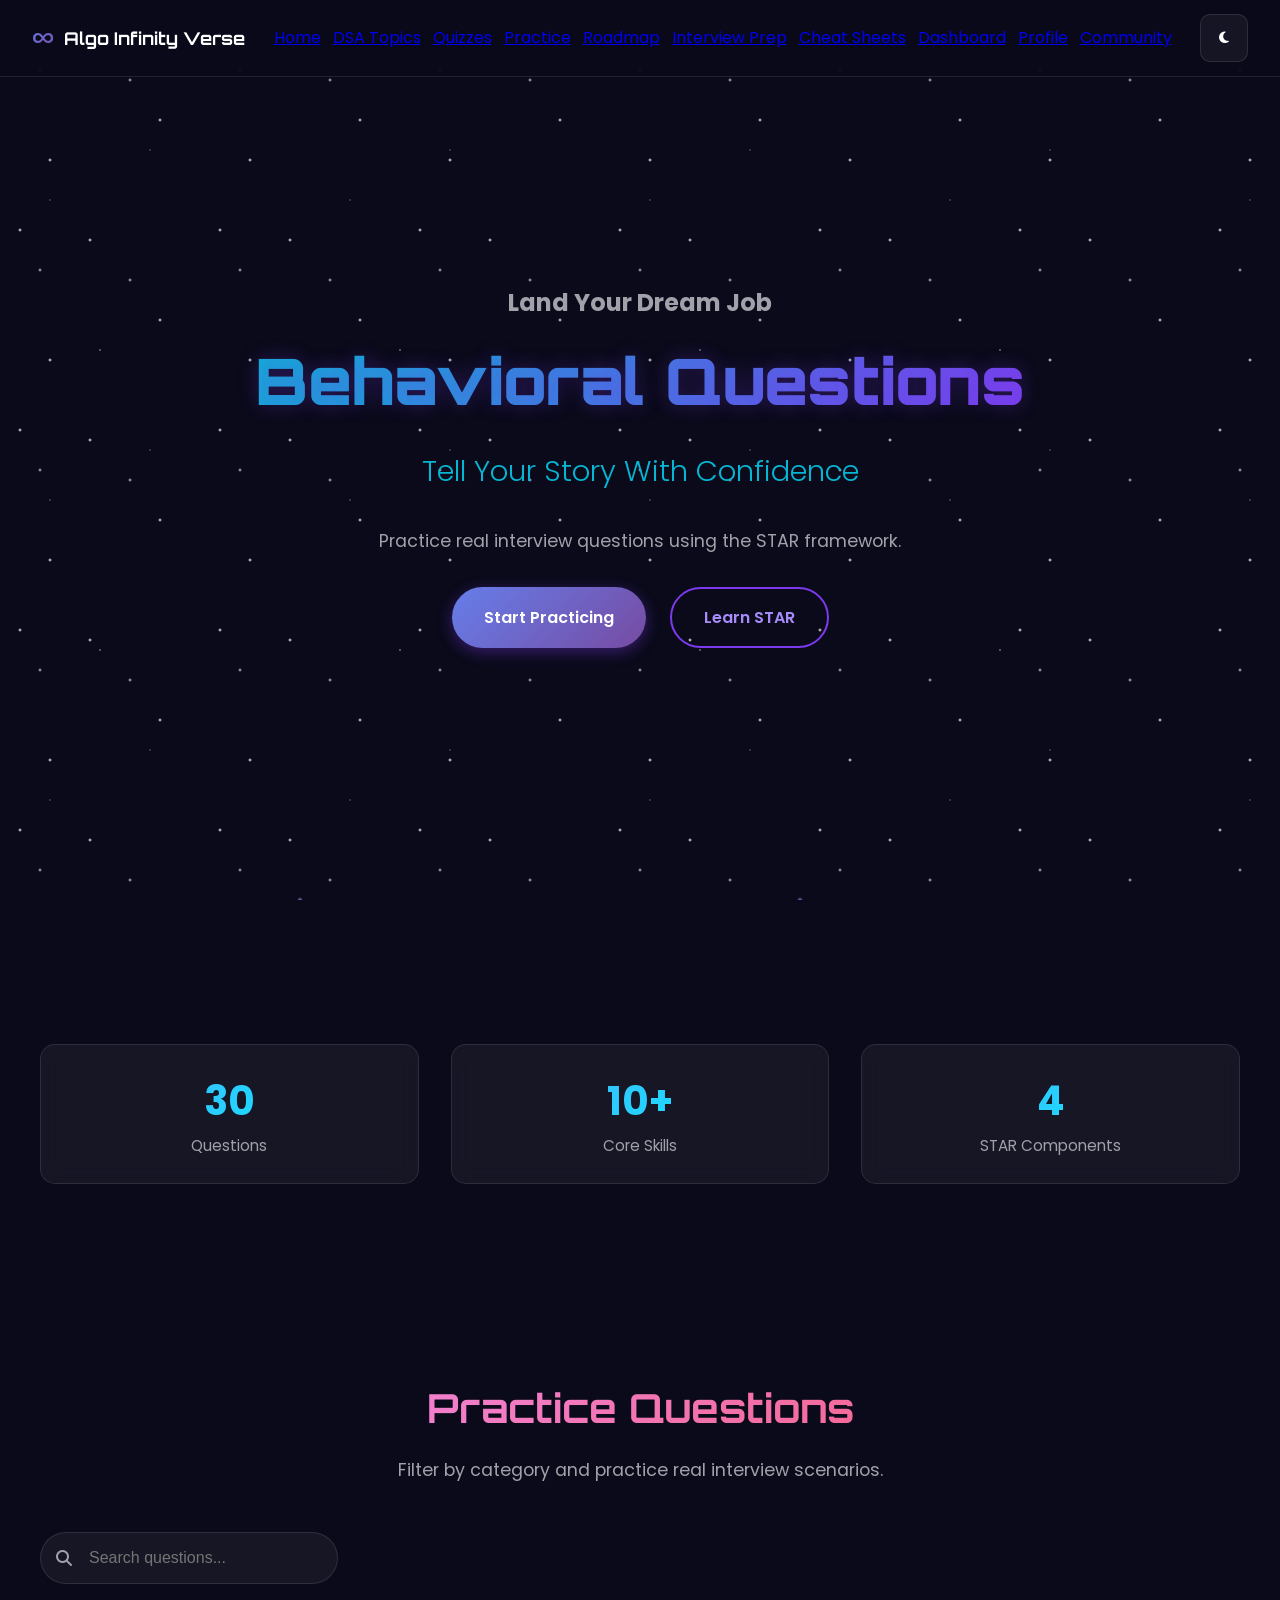
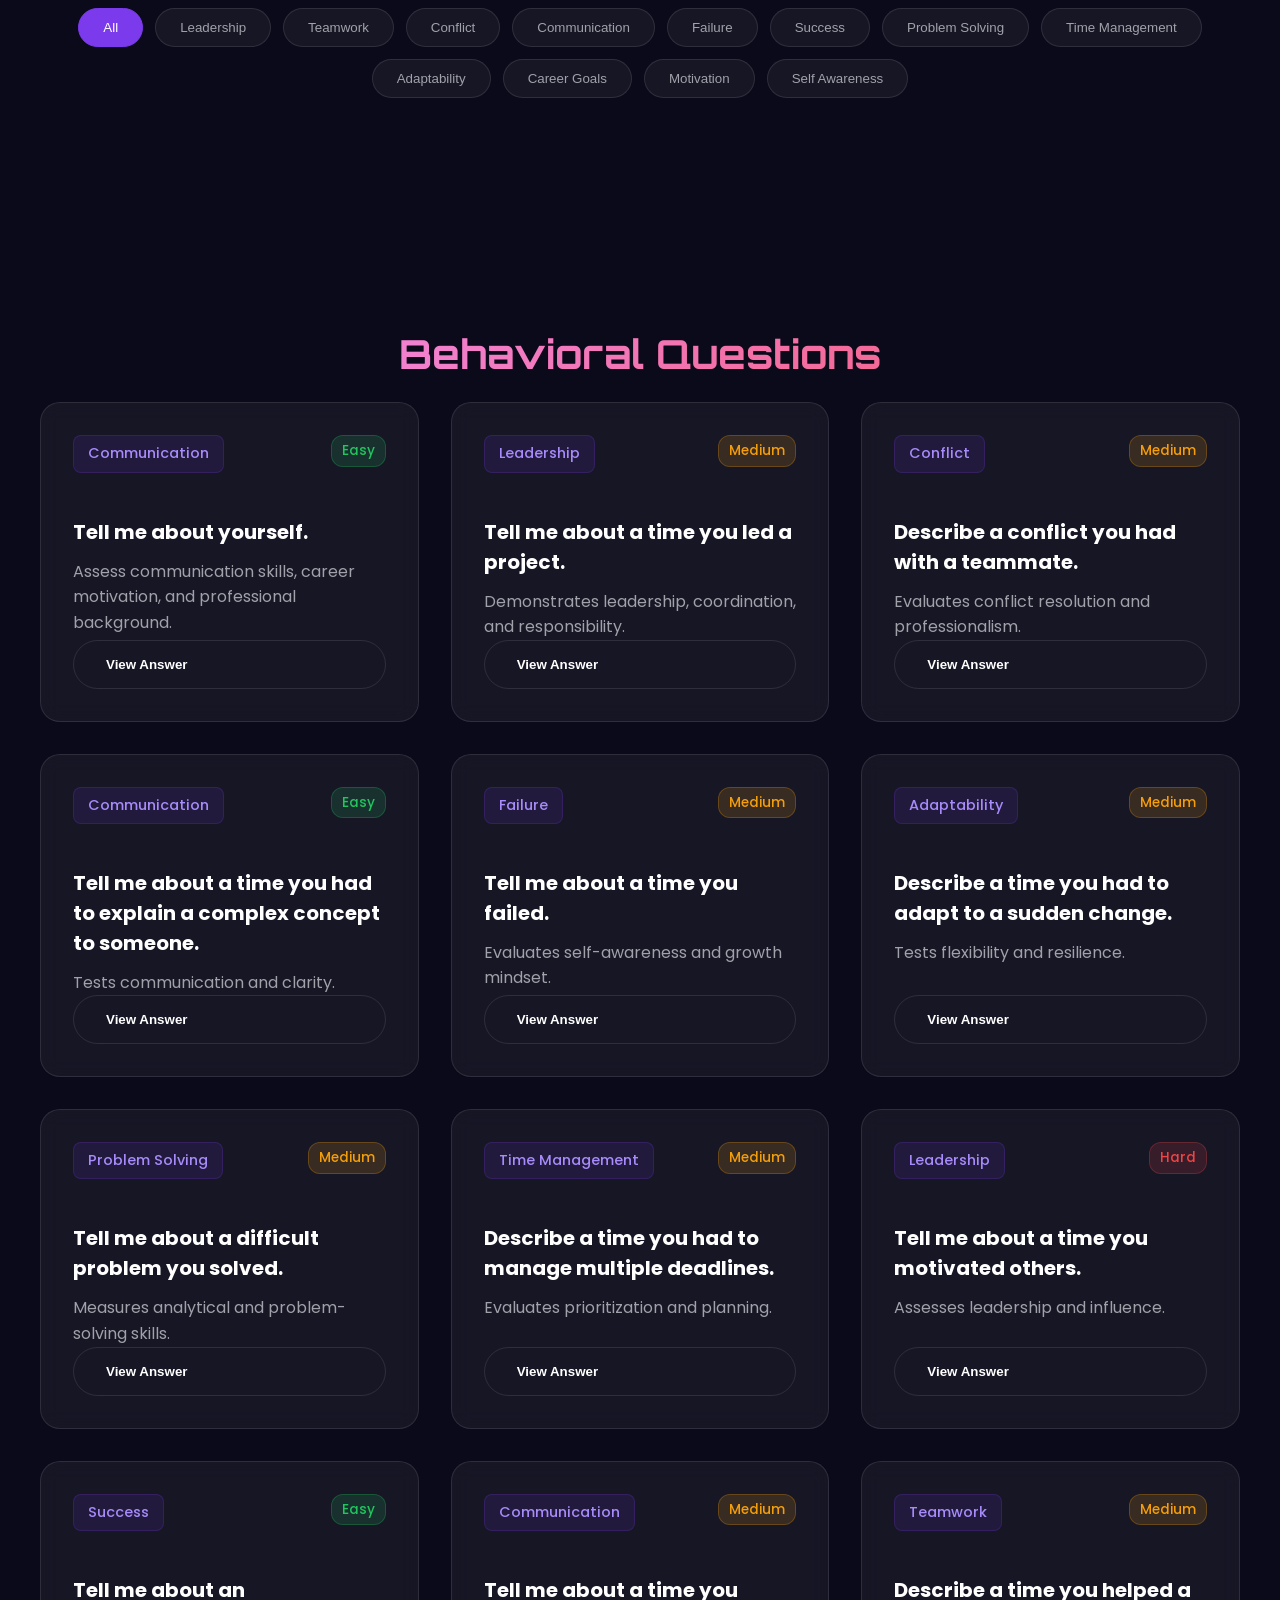
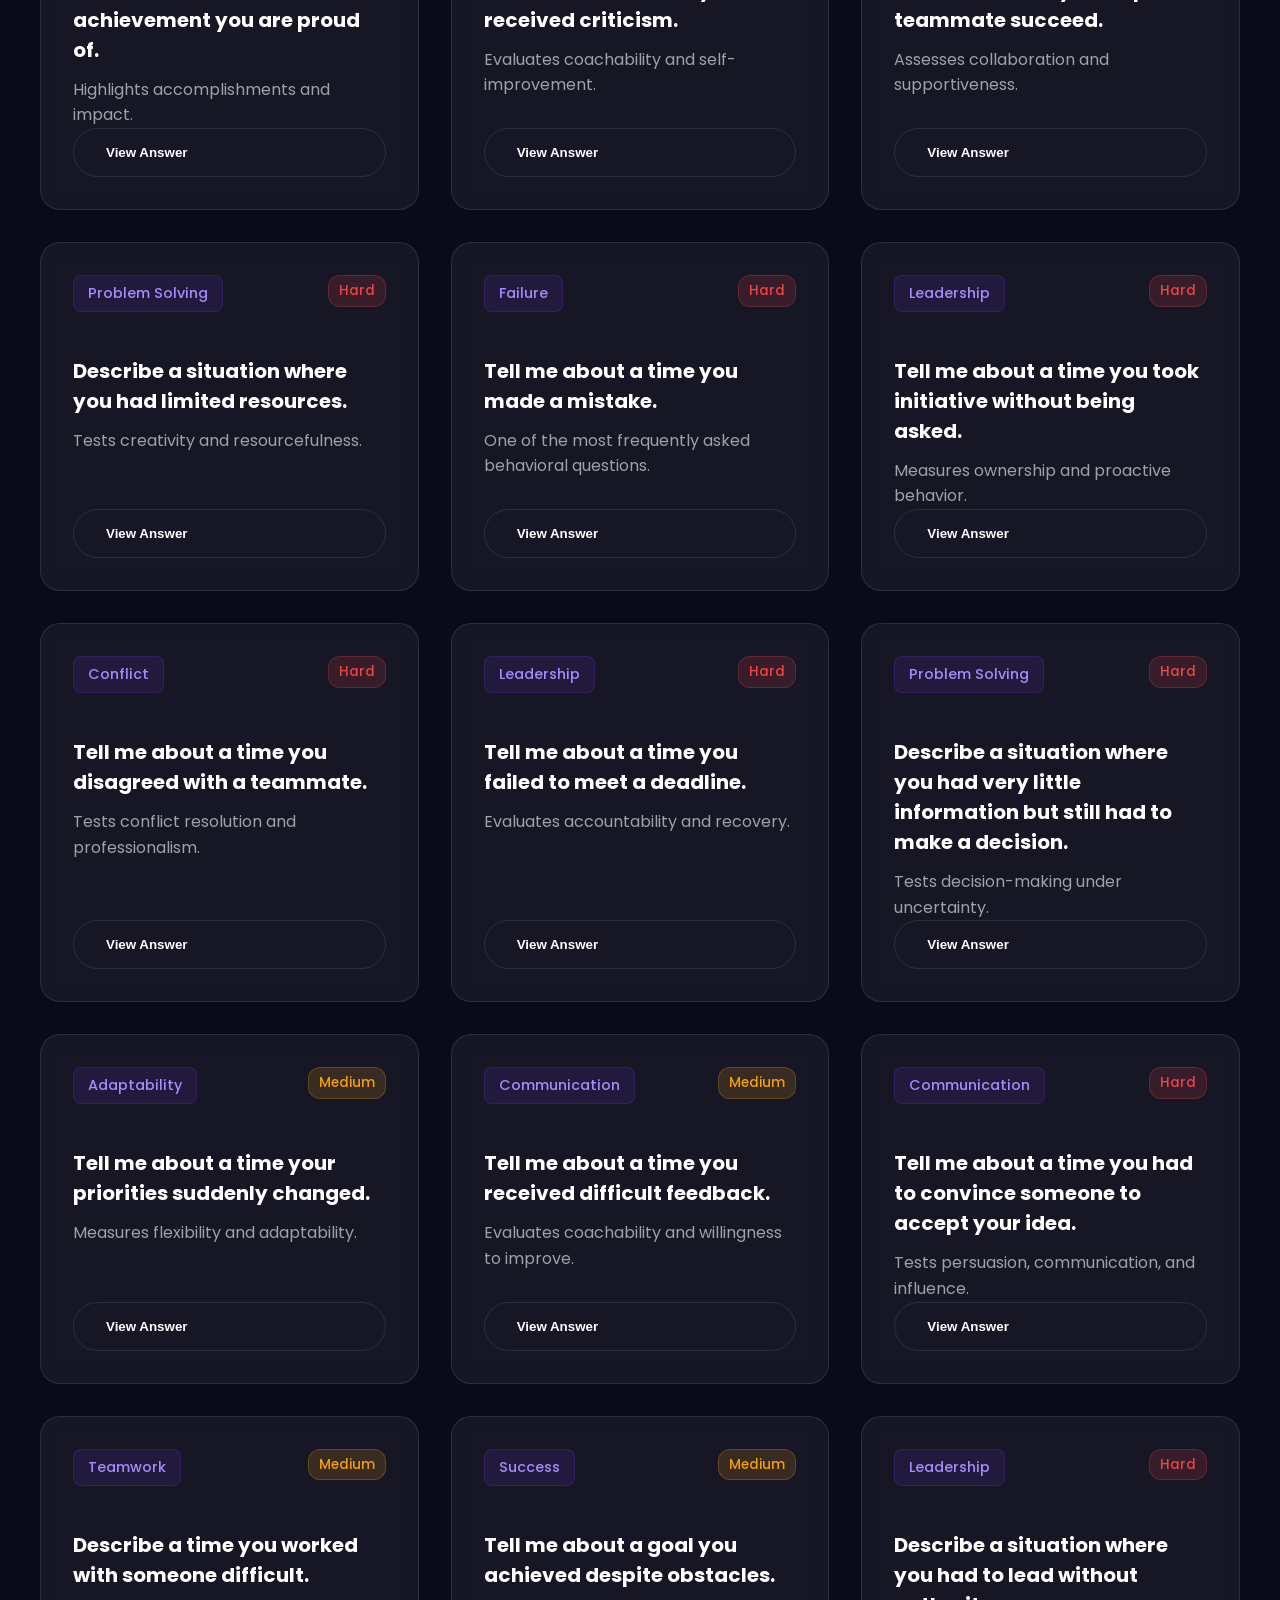
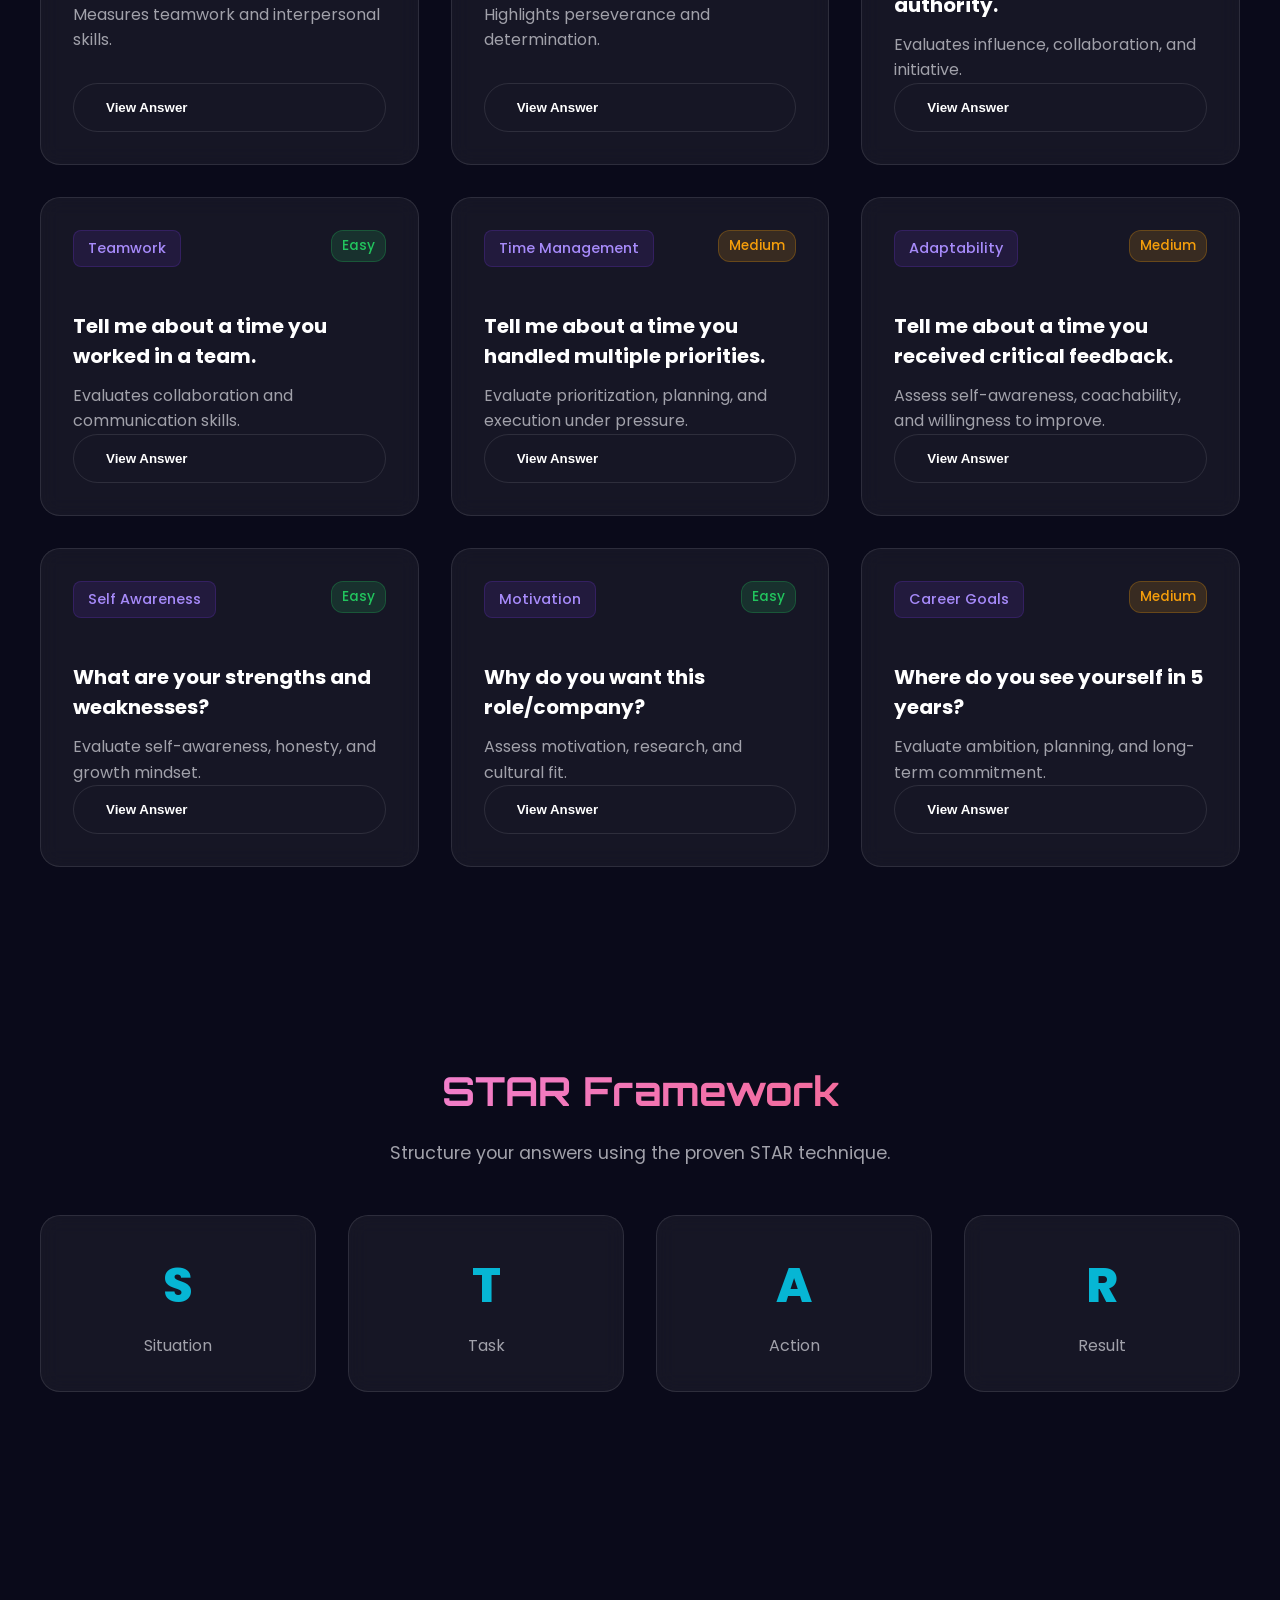
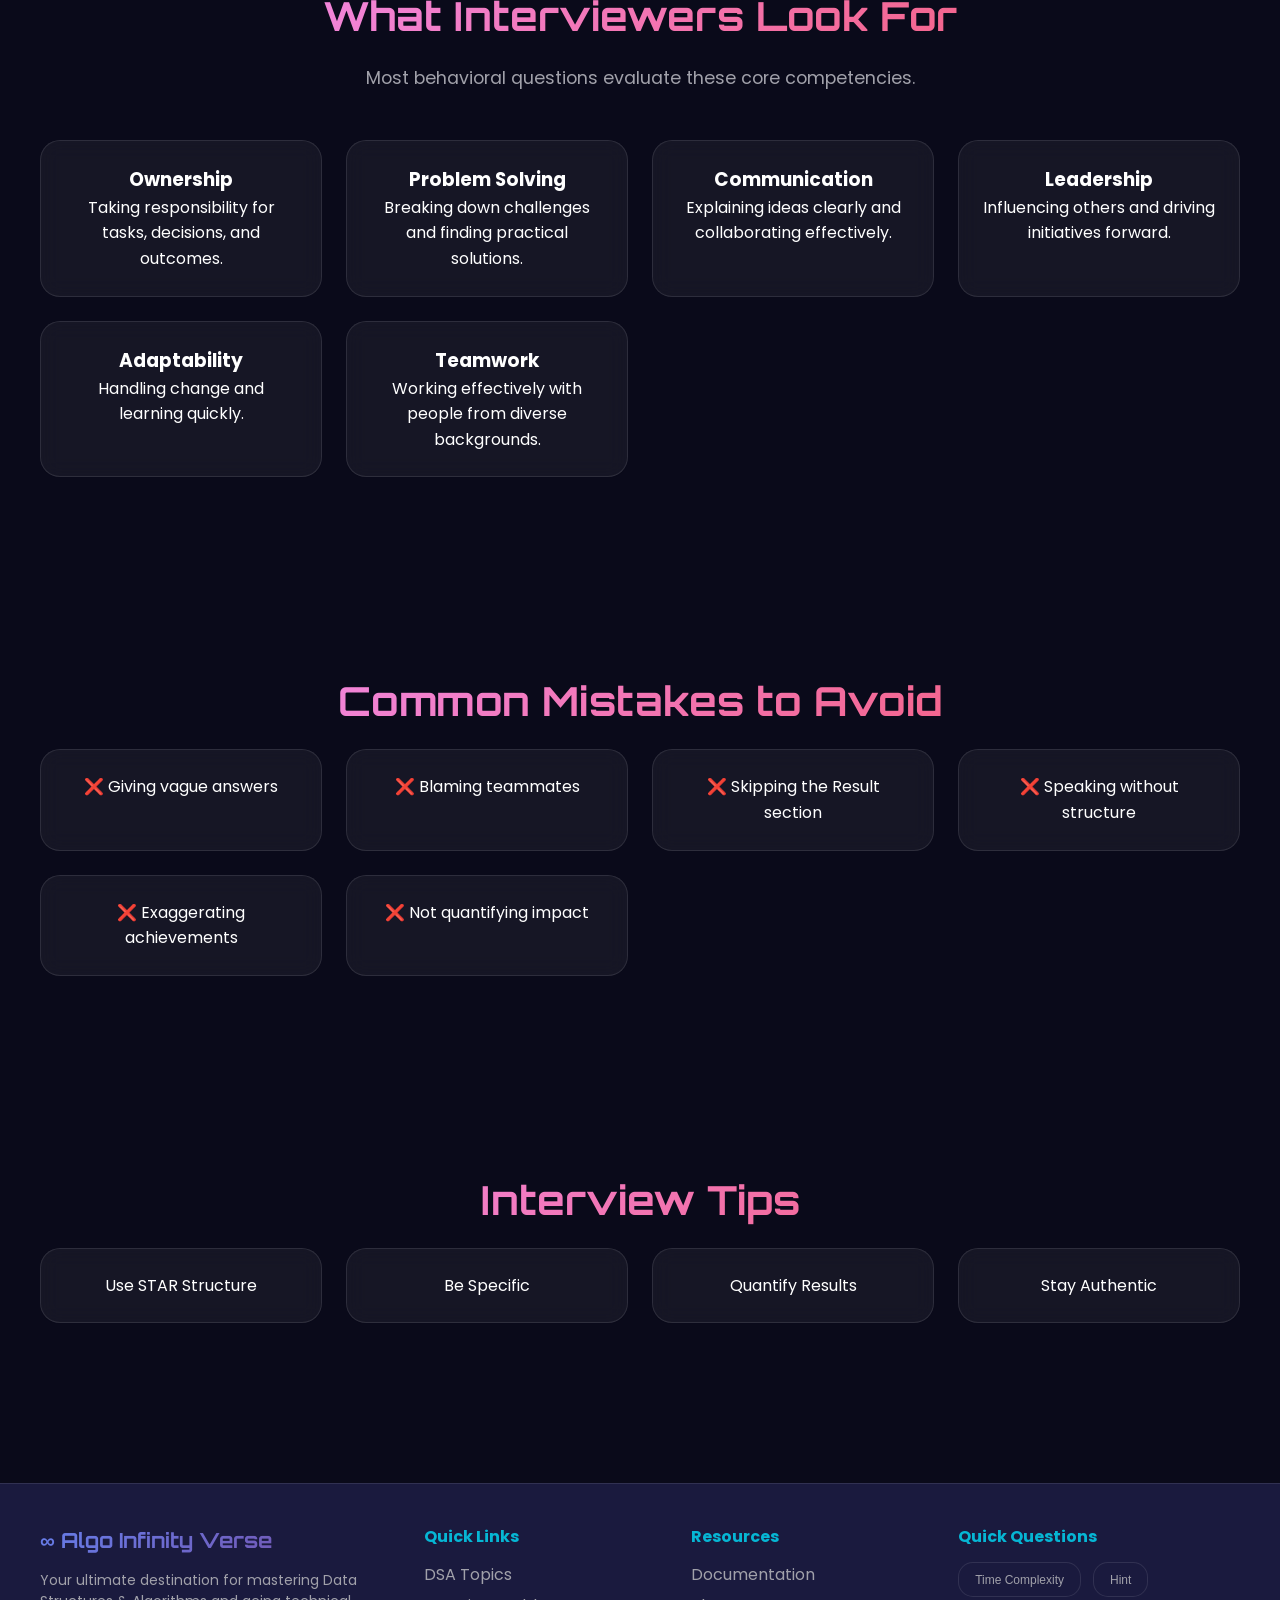
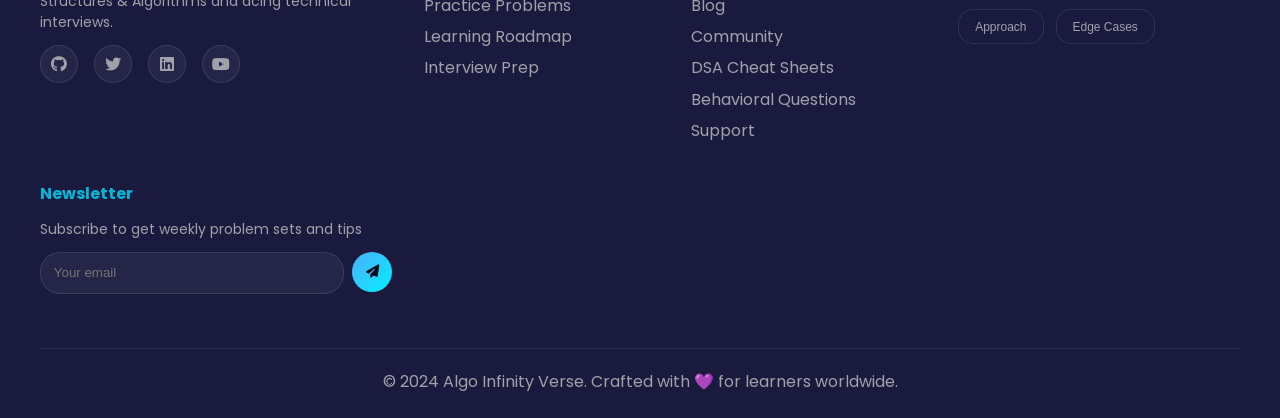
<file: behavioral-questions.html>
<!DOCTYPE html>
<html lang="en">
<head>
  <meta charset="UTF-8">
  <meta name="viewport" content="width=device-width, initial-scale=1.0">
  <title>Behavioral Questions</title>
  <link rel="stylesheet" href="styles.css">
  <link rel="stylesheet" href="behavioral-questions.css">
  <link
      href="https://fonts.googleapis.com/css2?family=Orbitron:wght@400;700;900&family=Poppins:wght@300;400;500;600;700&family=Fira+Code:wght@400;500;600&display=swap"
      rel="stylesheet"
    />

  <link
rel="stylesheet"
href="https://cdnjs.cloudflare.com/ajax/libs/font-awesome/6.5.2/css/all.min.css">

</head>
<body>

      <!-- Loading Screen -->
    <div id="loading-screen">
      <div class="loader">
        <div class="infinity-loader">∞</div>
        <h2>Algo Infinity Verse</h2>
        <div class="loading-bar">
          <div class="loading-progress"></div>
        </div>
      </div>
    </div>

<!-- Scroll to Top Button -->
    <button id="scrollTopBtn" class="scroll-top-btn">
      <i class="fas fa-circle-chevron-up"></i>
    </button>

      <!-- Navigation Bar -->
    <nav class="navbar">
      <div class="nav-logo">
        <span class="logo-text">∞</span>
        <span class="logo-title">Algo Infinity Verse</span>
      </div>
      <ul class="nav-links" id="navLinks">
        <li><a href="index.html">Home</a></li>
        <li><a href="index.html#topics">DSA Topics</a></li>
        <li><a href="index.html#quiz">Quizzes</a></li>
        <li><a href="index.html#practice">Practice</a></li>
        <li><a href="index.html#roadmap">Roadmap</a></li>
        <li><a href="index.html#interview">Interview Prep</a></li>
        <li><a href="cheat-sheets.html">Cheat Sheets</a></li>
        <li><a href="index.html#dashboard">Dashboard</a></li>
        <li><a href="index.html#profile">Profile</a></li>
        <li><a href="community.html">Community</a></li>
      </ul>
      <div class="nav-buttons">
        <button id="darkModeToggle" class="dark-mode-btn">
          <i class="fas fa-moon"></i>
        </button>
        <button id="menuToggle" class="menu-toggle">
          <i class="fas fa-bars"></i>
        </button>
      </div>
    </nav>

  <!--Hero-->
  <section class="hero behavioral-hero">
    <div class="hero-background">
      <div class="stars"></div>
      <div class="stars2"></div>
      <div class="stars3"></div>
  </div>
  <div class="hero-content">

    <h1 class="hero-title">
      <span class="title-line">
Land Your Dream Job
</span>

<span class="main-title">
Behavioral Questions
</span>

<span class="subtitle">
Tell Your Story With Confidence
</span>
    </h1>

    <p class="section-subtitle">
      Practice real interview questions using the STAR framework.
    </p>

    <div class="hero-buttons">
      <a href="#questions" class="btn btn-primary">
        Start Practicing
      </a>

      <a href="#star" class="btn btn-secondary">
        Learn STAR
      </a>
    </div>

  </div>
</section>

<!--Stat-->

<section class="section">
  <div class="container">

<div class="hero-stats">

  <div class="stat-box">
    <span class="stat-number">30</span>
    <span class="stat-label">Questions</span>
  </div>

  <div class="stat-box">
    <span class="stat-number">10+</span>
    <span class="stat-label">Core Skills</span>
  </div>

  <div class="stat-box">
    <span class="stat-number">4</span>
    <span class="stat-label">STAR Components</span>
  </div>

</div>
</div>
</section>

<!--search-->
<section class="section">
<div class="container">
<h2 class="section-title">
Practice Questions
</h2>

<p class="section-subtitle">
Filter by category and practice real interview scenarios.
</p>

    <div class="practice-controls">

      <div class="search-bar">
        <i class="fas fa-search"></i>
        <input
          type="text"
          id="searchQuestions"
          placeholder="Search questions..."
        >
      </div>

      <div class="filter-buttons">

        <button class="filter-btn active">
          All
        </button>

        <button class="filter-btn">
          Leadership
        </button>

        <button class="filter-btn">
          Teamwork
        </button>

        <button class="filter-btn">
          Conflict
        </button>

        <button class="filter-btn">
          Communication
          </button>

          <button class="filter-btn">
          Failure
        </button>

        <button class="filter-btn">
          Success
        </button>

        <button class="filter-btn">
          Problem Solving
        </button>

        <button class="filter-btn">
          Time Management
        </button>

        <button class="filter-btn">
          Adaptability
          </button>
          <button class="filter-btn">
          Career Goals
          </button>
          <button class="filter-btn">
          Motivation
          </button>
          <button class="filter-btn">
          Self Awareness
          </button>
      </div>

    </div>

</div>
</section>

<!--ques card-->
<section id="questions" class="section">
<div class="container">
  <h2 class="section-title">
    Behavioral Questions
  </h2>
  <div id="questions-container" class="behavioral-grid">
    <!-- Question cards will be dynamically inserted here -->
     </div>
</div>
</section>
  
<!--STAR section-->
<section id="star" class="section">

<div class="container">

<h2 class="section-title">
STAR Framework
</h2>
<p class="section-subtitle">
Structure your answers using the proven STAR technique.
</p>
<div class="star-grid">

<div class="star-card">
<h3>S</h3>
<p>Situation</p>
</div>

<div class="star-card">
<h3>T</h3>
<p>Task</p>
</div>

<div class="star-card">
  <h3>A</h3>
  <p>Action</p>
</div>

<div class="star-card">
  <h3>R</h3>
<p>Result</p>
</div>

</div>

</div>
</section>
<!--interviewer looks for-->
<section class="section">
  <div class="container">

    <h2 class="section-title">
      What Interviewers Look For
    </h2>

    <p class="section-subtitle">
      Most behavioral questions evaluate these core competencies.
    </p>

    <div class="tips-grid">

      <div class="tip-card">
        <h3>Ownership</h3>
        <p>
          Taking responsibility for tasks, decisions, and outcomes.
        </p>
      </div>

      <div class="tip-card">
        <h3>Problem Solving</h3>
        <p>
          Breaking down challenges and finding practical solutions.
        </p>
      </div>

      <div class="tip-card">
        <h3>Communication</h3>
        <p>
          Explaining ideas clearly and collaborating effectively.
        </p>
      </div>

      <div class="tip-card">
        <h3>Leadership</h3>
        <p>
          Influencing others and driving initiatives forward.
        </p>
      </div>

      <div class="tip-card">
        <h3>Adaptability</h3>
        <p>
          Handling change and learning quickly.
        </p>
      </div>

      <div class="tip-card">
        <h3>Teamwork</h3>
        <p>
          Working effectively with people from diverse backgrounds.
        </p>
      </div>

    </div>

  </div>
</section>
<!--mistakes-->
<section class="section">
  <div class="container">

    <h2 class="section-title">
      Common Mistakes to Avoid
    </h2>

    <div class="tips-grid">

      <div class="tip-card">
        ❌ Giving vague answers
      </div>

      <div class="tip-card">
        ❌ Blaming teammates
      </div>

      <div class="tip-card">
        ❌ Skipping the Result section
      </div>

      <div class="tip-card">
        ❌ Speaking without structure
      </div>

      <div class="tip-card">
        ❌ Exaggerating achievements
      </div>

      <div class="tip-card">
        ❌ Not quantifying impact
      </div>

    </div>

  </div>
</section>

<!--tips-->
<section class="section">

<div class="container">

<h2 class="section-title">
Interview Tips
</h2>

<div class="tips-grid">

<div class="tip-card">
   Use STAR Structure
</div>

<div class="tip-card">
   Be Specific
</div>

<div class="tip-card">
   Quantify Results
</div>

<div class="tip-card">
   Stay Authentic
</div>
</div>
</div>
</section>
<!-- Footer -->
    <footer class="footer">
      <div class="container">
        <div class="footer-content">
          <div class="footer-section">
            <h3>∞ Algo Infinity Verse</h3>
            <p>
              Your ultimate destination for mastering Data Structures &
              Algorithms and acing technical interviews.
            </p>
            <div class="social-links">
              <a href="#"><i class="fab fa-github"></i></a>
              <a href="#"><i class="fab fa-twitter"></i></a>
              <a href="#"><i class="fab fa-linkedin"></i></a>
              <a href="#"><i class="fab fa-youtube"></i></a>
            </div>
          </div>
          <div class="footer-section">
            <h4>Quick Links</h4>
            <ul>
              <li><a href="index.html#topics">DSA Topics</a></li>
              <li><a href="index.html#practice">Practice Problems</a></li>
              <li><a href="index.html#roadmap">Learning Roadmap</a></li>
              <li><a href="index.html#interview">Interview Prep</a></li>
            </ul>
          </div>
          <div class="footer-section">
            <h4>Resources</h4>
            <ul>
              <li><a href="#">Documentation</a></li>
              <li><a href="#">Blog</a></li>
              <li><a href="community.html">Community</a></li>
              <li><a href="cheat-sheets.html">DSA Cheat Sheets</a></li>
              <li><a href="behavioral-questions.html">Behavioral Questions</a></li>
              <li><a href="support-page/index.html">Support</a></li>
            </ul>
          </div>
          <div class="footer-section">
            <h4>Quick Questions</h4>
            <div class="footer-questions">
              <button
                class="footer-question"
                data-question="What is the time complexity of this problem?"
              >
                Time Complexity
              </button>
              <button
                class="footer-question"
                data-question="Can you give me a hint for this problem?"
              >
                Hint
              </button>
              <button
                class="footer-question"
                data-question="What approach should I use?"
              >
                Approach
              </button>
              <button
                class="footer-question"
                data-question="Are there any edge cases I should consider?"
              >
                Edge Cases
              </button>
            </div>
          </div>
          <div class="footer-section">
            <h4>Newsletter</h4>
            <p>Subscribe to get weekly problem sets and tips</p>
            <form class="newsletter-form" id="newsletterForm" novalidate>
              <label for="newsletterEmail" class="sr-only">Email address</label>
              <input
                type="email"
                id="newsletterEmail"
                name="email"
                placeholder="Your email"
                required
                autocomplete="email"
                aria-describedby="newsletterError"
              />
              <button type="submit" aria-label="Subscribe to newsletter">
                <i class="fas fa-paper-plane"></i>
              </button>
              <span class="newsletter-error" id="newsletterError" role="alert" aria-live="polite"></span>
              
            </form>
          </div>
        </div>
        <div class="footer-bottom">
          <p>
            &copy; 2024 Algo Infinity Verse. Crafted with 💜 for learners
            worldwide.
          </p>
        </div>
      </div>
    </footer>

    <div class="modal" id="notesModal">
      <div class="modal-content">
        <div class="modal-header">
          <h3 id="notesModalTitle">Problem Notes</h3>
          <button class="modal-close" id="notesModalClose">&times;</button>
        </div>
        <div class="modal-body">
          <textarea id="notesEditor" placeholder="Write your notes here..."></textarea>
        </div>
        <div class="modal-footer">
          <button class="btn btn-secondary" id="notesCancelBtn">Cancel</button>
          <button class="btn btn-primary" id="notesSaveBtn">
            <i class="fas fa-save"></i> Save Notes
          </button>
        </div>
      </div>
    </div>
    <div class="modal" id="answerModal">

  <div class="modal-content">

    <div class="modal-header">
      <h3 id="modalQuestion"></h3>

      <button
        class="modal-close"
        id="closeAnswer">
        &times;
      </button>
    </div>

    <div class="modal-body">
<div class="modal-meta">
    <span id="modalCategory" class="category-tag"></span>
    <span id="modalDifficulty"></span>
</div>

      <div id="modalAnswer"></div>

    </div>

  </div>

</div>
    <!-- Back To Top Button -->
<button id="backToTopBtn" class="back-to-top" aria-label="Back to Top">
  <i class="fas fa-arrow-up"></i>
</button>
    <script src="behavioral-questions.js"></script>
</body>
</html>
</file>
<file: styles.css>
/* ===== CSS VARIABLES ===== */
:root {
  /* Colors */
  --primary: #7c3aed;
  --primary-rgb: 124, 58, 237;
  --primary-light: #a78bfa;
  --secondary: #3b82f6;
  --accent: #06b6d4;
  --dark-bg: #0a0a1a;
  --dark-surface: #1a1a3e;
  --dark-card: #252550;
  --text-primary: #ffffff;
  --text-secondary: #a1a1aa;
  --gradient-1: linear-gradient(135deg, #667eea 0%, #764ba2 100%);
  --gradient-2: linear-gradient(135deg, #f093fb 0%, #f5576c 100%);
  --gradient-3: linear-gradient(135deg, #4facfe 0%, #00f2fe 100%);
  --gradient-4: linear-gradient(135deg, #43e97b 0%, #38f9d7 100%);
  --glass-bg: rgba(255, 255, 255, 0.05);
  --glass-border: rgba(255, 255, 255, 0.1);
  --glass-shadow: 0 8px 32px 0 rgba(31, 38, 135, 0.37);
}

/* ===== GLOBAL STYLES ===== */
* {
  margin: 0;
  padding: 0;
  box-sizing: border-box;
}

html {
  scroll-behavior: smooth;
  /* Offset anchor-link scroll targets so they clear the fixed navbar */
  scroll-padding-top: 72px;
}

body {
  font-family: "Poppins", sans-serif;
  background: var(--dark-bg);
  color: var(--text-primary);
  line-height: 1.6;
  overflow-x: hidden;
  width: 100%;
  max-width: 100%;
  overflow-x: hidden;
  margin: 0;
  padding: 0;
}

.hidden {
  display: none !important;
}

.visually-hidden {
  position: absolute !important;
  width: 1px !important;
  height: 1px !important;
  padding: 0 !important;
  margin: -1px !important;
  overflow: hidden !important;
  clip: rect(0, 0, 0, 0) !important;
  white-space: nowrap !important;
  border: 0 !important;
}

/* ===== LOADING SCREEN ===== */
#loading-screen {
  position: fixed;
  top: 0;
  left: 0;
  width: 100%;
  height: 100%;
  background: var(--dark-bg);
  z-index: 10001;
  display: flex;
  justify-content: center;
  align-items: center;
  transition: opacity 0.5s ease;
}

#loading-screen.hidden {
  opacity: 0;
  pointer-events: none;
}

.loader {
  text-align: center;
}
.big-box {
  transition: transform 0.3s ease-in;
}
.big-box {
  transition: transform 0.3s ease-in-out;
}

.big-box:hover {
  transform: scale(1.05);
}
.infinity-loader {
  font-size: 6rem;
  font-weight: 900;
  background: var(--gradient-1);
  -webkit-background-clip: text;
  background-clip: text;
  -webkit-text-fill-color: transparent;
  animation: pulse 2s infinite;
}

@keyframes pulse {
  0%,
  100% {
    transform: scale(1);
  }
  50% {
    transform: scale(1.05);
  }
}

.loading-bar {
  width: 300px;
  height: 6px;
  background: var(--dark-card);
  border-radius: 3px;
  margin: 20px auto;
  overflow: hidden;
}

.loading-progress {
  height: 100%;
  background: var(--gradient-1);
  width: 0%;
  animation: loadProgress 2s ease-in-out forwards;
}

@keyframes loadProgress {
  0% {
    width: 0%;
  }
  100% {
    width: 100%;
  }
}

/* ===== SCROLL TO TOP ===== */
.scroll-top-btn {
  position: fixed;
  bottom: 30px;
  right: 30px;
  width: 50px;
  height: 50px;
  border-radius: 50%;
  background: var(--gradient-1);
  border: none;
  color: white;
  font-size: 1.2rem;
  cursor: pointer;
  opacity: 0;
  pointer-events: none;
  transition: all 0.3s ease;
  z-index: 1000;
  box-shadow: var(--glass-shadow);
}

.scroll-top-btn.visible {
  opacity: 1;
  pointer-events: all;
}

.scroll-top-btn:hover {
  transform: translateY(-5px);
}

/* ===== AUTHENTICATION ===== */
.auth-page {
  min-height: 100vh;
  display: grid;
  place-items: center;
  padding: 7rem 1rem 3rem;
  background:
    radial-gradient(
      circle at top left,
      rgba(6, 182, 212, 0.18),
      transparent 34rem
    ),
    radial-gradient(
      circle at bottom right,
      rgba(124, 58, 237, 0.2),
      transparent 32rem
    ),
    var(--dark-bg);
}

.auth-panel {
  width: min(100%, 460px);
  padding: 2rem;
  border-radius: 8px;
}

.auth-brand {
  text-align: center;
  margin-bottom: 1.75rem;
}

.auth-mark {
  display: inline-grid;
  place-items: center;
  width: 58px;
  height: 58px;
  margin-bottom: 1rem;
  border-radius: 50%;
  background: var(--gradient-1);
  color: white;
  font-family: "Orbitron", sans-serif;
  font-size: 2.4rem;
  font-weight: 900;
}

.auth-brand h1 {
  font-family: "Orbitron", sans-serif;
  font-size: 1.8rem;
  margin-bottom: 0.4rem;
}

.auth-brand p,
.auth-switch,
.form-group small {
  color: var(--text-secondary);
}

.auth-form {
  display: grid;
  gap: 1rem;
}

.form-group {
  display: grid;
  gap: 0.45rem;
}

.form-group label {
  font-weight: 600;
  color: var(--text-primary);
}

.form-group input {
  width: 100%;
  min-height: 46px;
  border: 1px solid var(--glass-border);
  border-radius: 8px;
  background: rgba(255, 255, 255, 0.07);
  color: var(--text-primary);
  font: inherit;
  padding: 0.75rem 0.9rem;
  outline: none;
}

.form-group input:focus {
  border-color: var(--primary-light);
  box-shadow: 0 0 0 3px rgba(124, 58, 237, 0.22);
}

.auth-submit {
  width: 100%;
  justify-content: center;
  min-height: 48px;
}

.auth-submit[data-loading="true"] {
  opacity: 0.75;
  cursor: wait;
}

.auth-message {
  min-height: 1.4rem;
  font-size: 0.94rem;
}

.auth-message.error {
  color: #fca5a5;
}

.auth-message.success {
  color: #86efac;
}

.auth-message.info {
  color: var(--text-secondary);
}

.auth-switch {
  margin-top: 1.25rem;
  text-align: center;
}

.auth-switch a {
  color: var(--primary-light);
  font-weight: 600;
}

.password-meter {
  height: 6px;
  overflow: hidden;
  border-radius: 999px;
  background: rgba(255, 255, 255, 0.1);
}

.password-meter span {
  display: block;
  width: 0;
  height: 100%;
  background: #ef4444;
  transition:
    width 0.2s ease,
    background 0.2s ease;
}

.password-meter[data-score="1"] span {
  width: 20%;
}

.password-meter[data-score="2"] span {
  width: 40%;
  background: #f97316;
}

.password-meter[data-score="3"] span {
  width: 60%;
  background: #facc15;
}

.password-meter[data-score="4"] span {
  width: 80%;
  background: #22c55e;
}

.password-meter[data-score="5"] span {
  width: 100%;
  background: var(--gradient-4);
}

/* ===== NAVIGATION BAR ===== */
.navbar {
  position: fixed;
  top: 0;
  left: 0;
  width: 100%;
  padding: 0.875rem 2rem;
  background: rgba(10, 10, 26, 0.85);
  backdrop-filter: blur(12px);
  border-bottom: 1px solid var(--glass-border);
  z-index: 10000;
  display: flex;
  justify-content: space-between;
  align-items: center;
  gap: 1.5rem;
  flex-wrap: wrap;
}

.nav-logo {
  display: flex;
  align-items: center;
  gap: 10px;
  flex-shrink: 0;
}

.logo-text {
  font-size: 2rem;
  background: var(--gradient-1);
  -webkit-background-clip: text;
  background-clip: text;
  -webkit-text-fill-color: transparent;
  line-height: 1;
}

.logo-title {
  font-family: "Orbitron", sans-serif;
  font-weight: 700;
  font-size: 1.1rem;
  white-space: nowrap;
}

.nav-links {
  display: flex;
  list-style: none;
  gap: 0.75rem;
  align-items: center;
  flex: 1;
  justify-content: center;
  flex-wrap: wrap;
}

.nav-item {
  position: relative;
}

.nav-link {
  text-decoration: none;
  color: var(--text-secondary);
  font-weight: 500;
  font-size: 0.9rem;
  transition: color 0.2s ease;
  position: relative;
  padding: 0.5rem 0.75rem;
  border-radius: 8px;
  white-space: nowrap;
}

.nav-link::after {
  content: "";
  position: absolute;
  bottom: 2px;
  left: 50%;
  transform: translateX(-50%);
  width: 0;
  height: 2px;
  background: var(--gradient-1);
  transition: width 0.3s ease;
  border-radius: 1px;
}

.nav-link:hover {
  color: var(--text-primary);
  background: var(--glass-bg);
}

.nav-link:hover::after {
  width: 80%;
}

.dropdown-toggle {
  display: inline-flex;
  align-items: center;
  gap: 0.375rem;
  background: none;
  border: none;
  color: var(--text-secondary);
  font: inherit;
  font-weight: 500;
  font-size: 0.9rem;
  cursor: pointer;
  padding: 0.5rem 0.75rem;
  border-radius: 8px;
  transition: all 0.2s ease;
  white-space: nowrap;
}

.dropdown-toggle:hover {
  color: var(--text-primary);
  background: var(--glass-bg);
}

.dropdown-toggle[aria-expanded="true"] {
  color: var(--text-primary);
  background: var(--glass-bg);
}

.dropdown-toggle[aria-expanded="true"] .dropdown-icon {
  transform: rotate(180deg);
}

.dropdown-icon {
  font-size: 0.6rem;
  transition: transform 0.2s ease;
  color: var(--text-secondary);
}

.has-dropdown {
  position: relative;
}

.has-dropdown::before {
  content: "";
  position: absolute;
  top: 100%;
  left: 0;
  width: 100%;
  height: 8px;
  background: transparent;
  z-index: 99;
}

.has-dropdown:hover .dropdown-menu,
.has-dropdown:focus-within .dropdown-menu {
  opacity: 1;
  visibility: visible;
  transform: translateY(0);
  pointer-events: auto;
}

.dropdown-menu {
  position: absolute;
  top: calc(100% + 8px);
  left: 0;
  min-width: 200px;
  max-width: 280px;
  background: var(--dark-surface);
  border: 1px solid var(--glass-border);
  border-radius: 12px;
  padding: 0.5rem;
  box-shadow: var(--glass-shadow);
  backdrop-filter: blur(16px);
  opacity: 0;
  visibility: hidden;
  transform: translateY(-8px);
  transition: all 0.2s ease;
  z-index: 100;
  pointer-events: none;
  max-height: 65vh;
  overflow-y: auto;
  scrollbar-width: none;
}

.dropdown-menu::-webkit-scrollbar {
  display: none;
}

.dropdown-menu-end {
  left: auto;
  right: 0;
}

.dropdown-item {
  display: flex;
  align-items: center;
  gap: 0.75rem;
  padding: 0.75rem 1rem;
  color: var(--text-secondary);
  text-decoration: none;
  font-size: 0.875rem;
  font-weight: 500;
  border-radius: 8px;
  transition: all 0.15s ease;
  white-space: nowrap;
}

.dropdown-item:hover,
.dropdown-item:focus {
  color: var(--text-primary);
  background: var(--primary);
  outline: none;
}

.dropdown-item.nav-auth-link {
  border: none;
  background: none;
  padding: 0.75rem 1rem;
  font-size: 0.875rem;
  color: var(--text-secondary);
}

.dropdown-item.nav-auth-link:not(:last-child) {
  margin-bottom: 7.5px;
}

.dropdown-item.nav-auth-link:hover {
  background: var(--primary);
  color: var(--text-primary);
}

.dropdown-item i {
  font-size: 0.875rem;
  width: 16px;
  text-align: center;
  color: var(--accent);
}

.dropdown-item:hover i {
  color: var(--text-primary);
}

.dropdown-divider {
  height: 1px;
  background: var(--glass-border);
  margin: 0.5rem 0;
}

.nav-auth-link {
  display: inline-flex;
  align-items: center;
  gap: 0.5rem;
  padding: 0.4rem 0.875rem;
  color: var(--text-secondary);
  text-decoration: none;
  font-size: 0.8rem;
  font-weight: 500;
  border-radius: 8px;
  transition: all 0.15s ease;
  white-space: nowrap;
  border: 1px solid var(--glass-border);
  background: rgba(255, 255, 255, 0.04);
  cursor: pointer;
}

.nav-auth-link:hover {
  background: var(--primary);
  color: var(--text-primary);
  border-color: var(--primary);
}

.nav-cta {
  margin-left: 0.75rem;
  padding-left: 0.75rem;
  border-left: 1px solid var(--glass-border);
}

.nav-cta-btn {
  padding: 0.375rem 0.75rem;
  font-size: 0.8rem;
  font-weight: 600;
}

.auth-nav-item {
  display: flex;
  align-items: center;
  gap: 0.75rem;
  margin-left: 1rem;
  padding-left: 1rem;
  border-left: 1px solid var(--glass-border);
}

.nav-user-chip {
  display: inline-flex;
  align-items: center;
  gap: 0.4rem;
  color: var(--text-primary);
  font-size: 0.85rem;
  font-weight: 500;
  white-space: nowrap;
  cursor: default;
}

.nav-buttons {
  display: flex;
  gap: 0.75rem;
  align-items: center;
  flex-shrink: 0;
}

.dark-mode-btn,
.menu-toggle {
  width: 48px;
  height: 48px;
  border-radius: 10px;
  background: var(--glass-bg);
  border: 1px solid var(--glass-border);
  color: var(--text-primary);
  cursor: pointer;
  transition: all 0.2s ease;
  display: flex;
  align-items: center;
  justify-content: center;
}

.dark-mode-btn:hover,
.menu-toggle:hover {
  background: var(--primary);
  border-color: var(--primary);
  transform: scale(1.05);
}

.menu-toggle {
  display: none;
}

/* Hide on mobile */
.desktop-only {
  display: flex;
}

/* Mobile nav overlay */
.nav-overlay {
  position: fixed;
  inset: 0;
  background: rgba(0, 0, 0, 0.6);
  z-index: 9990;
  opacity: 0;
  visibility: hidden;
  transition:
    opacity 0.3s ease,
    visibility 0.3s ease;
  -webkit-tap-highlight-color: transparent;
  cursor: pointer;
}

.nav-overlay.active {
  opacity: 1;
  visibility: visible;
}

/* Mobile Navigation */
@media (max-width: 1200px) {
  .nav-links {
    position: fixed;
    top: 0;
    right: 0;
    width: min(320px, 100vw);
    height: 100vh;
    background: var(--dark-bg);
    border-left: 1px solid var(--glass-border);
    flex-direction: column;
    align-items: stretch;
    justify-content: flex-start;
    padding: 5rem 1.5rem 2rem;
    gap: 0;
    transform: translateX(100%);
    transition: transform 0.3s ease;
    z-index: 9995;
    overflow-y: auto;
    box-shadow: -20px 0 40px rgba(0, 0, 0, 0.4);
  }

  .nav-links.active {
    transform: translateX(0);
  }

  .nav-item {
    width: 100%;
    border-bottom: 1px solid var(--glass-border);
  }

  .nav-item:last-child {
    border-bottom: none;
  }

  .nav-link,
  .dropdown-toggle {
    width: 100%;
    justify-content: space-between;
    padding: 1rem;
    font-size: 1rem;
  }

  .nav-link::after {
    display: none;
  }

  .dropdown-menu {
    position: static;
    opacity: 1;
    visibility: visible;
    transform: none;
    box-shadow: none;
    border: none;
    background: var(--dark-card);
    border-radius: 8px;
    margin: 0.5rem 0 0.5rem 0.5rem;
    padding: 0.25rem 0;
    max-width: none;
    max-height: 0;
    overflow: hidden;
    transition:
      max-height 0.3s ease,
      padding 0.3s ease;
    pointer-events: auto;
  }

  .has-dropdown.open .dropdown-menu {
    max-height: 500px;
    padding: 0.5rem 0;
  }

  .dropdown-item {
    padding: 0.875rem 1.5rem;
    font-size: 0.9375rem;
  }

  .desktop-only {
    display: none;
  }

  .menu-toggle {
    display: flex;
  }

  .nav-profile-dropdown .dropdown-menu-end {
    left: 0.5rem;
    right: 0;
  }
}

@media (max-width: 640px) {
  .navbar {
    padding: 0.75rem 1rem;
  }

  .logo-title {
    font-size: 1rem;
  }

  .logo-text {
    font-size: 1.75rem;
  }

  .nav-links {
    width: min(320px, 85vw);
    max-width: 320px;
    padding: 4.5rem 1rem 2rem;
  }

  .nav-link,
  .dropdown-toggle {
    padding: 0.875rem 0.75rem;
    font-size: 0.9375rem;
  }

  .dropdown-item {
    padding: 0.75rem 1.25rem;
  }
}

/* Tablet adjustments */
@media (min-width: 769px) and (max-width: 1024px) {
  .nav-links {
    gap: 0.25rem;
  }

  .nav-link,
  .dropdown-toggle {
    padding: 0.5rem 0.625rem;
    font-size: 0.85rem;
  }
}

/* Active state for current page */
.nav-link.active,
.dropdown-toggle.active {
  color: var(--primary-light);
}

.nav-link.active::after,
.dropdown-toggle.active::after {
  width: 80%;
  background: var(--gradient-1);
}

/* Dropdown arrow rotation on mobile */
.has-dropdown.open .dropdown-icon {
  transform: rotate(180deg);
}

/* Focus visible for accessibility */
.nav-link:focus-visible,
.dropdown-toggle:focus-visible,
.dropdown-item:focus-visible,
.nav-cta-btn:focus-visible,
.dark-mode-btn:focus-visible,
.menu-toggle:focus-visible,
.favorite-btn:focus-visible,
.notes-btn:focus-visible {
  outline: 2px solid var(--primary);
  outline-offset: 2px;
}

/* Reduced motion */
@media (prefers-reduced-motion: reduce) {
  .dropdown-menu,
  .nav-links,
  .dropdown-toggle .dropdown-icon,
  .nav-link::after {
    transition: none;
  }
}

/* ===== HERO SECTION ===== */
.hero {
  min-height: 100vh;
  display: flex;
  align-items: center;
  justify-content: center;
  padding: 6rem 1rem 2rem;
  position: relative;
  overflow: hidden;
  scroll-margin-top: 72px;
}

.hero-background {
  position: absolute;
  top: 0;
  left: 0;
  width: 100%;
  height: 100%;
  z-index: -1;
}

/* Starfield effect */
.stars,
.stars2,
.stars3 {
  position: absolute;
  width: 100%;
  height: 100%;
  background: transparent;
}

.stars {
  background-image:
    radial-gradient(2px 2px at 20px 30px, white, transparent),
    radial-gradient(
      2px 2px at 40px 70px,
      rgba(255, 255, 255, 0.8),
      transparent
    ),
    radial-gradient(2px 2px at 50px 160px, white, transparent),
    radial-gradient(2px 2px at 90px 40px, white, transparent),
    radial-gradient(
      2px 2px at 130px 80px,
      rgba(255, 255, 255, 0.8),
      transparent
    ),
    radial-gradient(2px 2px at 160px 120px, white, transparent);
  background-size: 200px 200px;
  animation: stars 120s linear infinite;
}

.stars2 {
  background-image:
    radial-gradient(
      1px 1px at 150px 150px,
      rgba(255, 255, 255, 0.6),
      transparent
    ),
    radial-gradient(1px 1px at 100px 50px, white, transparent),
    radial-gradient(
      1px 1px at 50px 200px,
      rgba(255, 255, 255, 0.6),
      transparent
    );
  background-size: 300px 300px;
  animation: stars 80s linear infinite reverse;
}

.stars3 {
  background-image:
    radial-gradient(
      3px 3px at 300px 400px,
      rgba(167, 139, 250, 0.8),
      transparent
    ),
    radial-gradient(2px 2px at 200px 600px, #3b82f6, transparent);
  background-size: 500px 500px;
  animation: stars 100s linear infinite;
}

@keyframes stars {
  0% {
    transform: translateY(0);
  }
  100% {
    transform: translateY(-1000px);
  }
}

.hero-content {
  max-width: 100%;
  text-align: center;
}

.hero-title {
  margin-bottom: 2rem;
}

.title-line {
  display: block;
  font-size: 1.5rem;
  color: var(--text-secondary);
  margin-bottom: 0.5rem;
}

.main-title {
  font-family: "Orbitron", sans-serif;
  font-size: 4rem;
  font-weight: 900;
  background: var(--gradient-1);
  -webkit-background-clip: text;
  background-clip: text;
  -webkit-text-fill-color: transparent;
  display: block;
  margin-bottom: 1rem;
}

.subtitle {
  display: block;
  font-size: 1.8rem;
  color: var(--accent);
  font-weight: 300;
}

.typing-container {
  height: 40px;
  margin: 2rem 0;
  font-size: 1.5rem;
  color: var(--text-secondary);
}

.typing-text {
  color: var(--primary-light);
  font-weight: 600;
}

.typing-cursor {
  animation: blink 1s infinite;
  color: var(--accent);
}

@keyframes blink {
  0%,
  50% {
    opacity: 1;
  }
  51%,
  100% {
    opacity: 0;
  }
}

.hero-buttons {
  display: flex;
  gap: 1.5rem;
  justify-content: center;
  margin: 2rem 0;
}

.btn {
  padding: 1rem 2rem;
  border-radius: 50px;
  text-decoration: none;
  font-weight: 600;
  display: inline-flex;
  align-items: center;
  gap: 0.5rem;
  transition: all 0.3s ease;
  border: none;
  cursor: pointer;
}

.btn-primary {
  background: var(--gradient-1);
  color: white;
  box-shadow: 0 4px 15px rgba(124, 58, 237, 0.4);
}

.btn-primary:hover {
  transform: translateY(-3px);
  box-shadow: 0 6px 20px rgba(124, 58, 237, 0.6);
}

.btn-secondary {
  background: transparent;
  color: var(--primary-light);
  border: 2px solid var(--primary);
}

.btn-secondary:hover {
  background: var(--primary);
  color: white;
  transform: translateY(-3px);
}

.hero-stats {
  display: flex;
  flex-direction: row;
  flex-wrap: nowrap;
  width: 100%;
  justify-content: space-around;
  margin-top: 3rem;
  gap: 2rem;
}

.stat-box {
  text-align: center;
  padding: 2.5rem;
  background: var(--glass-bg);
  border-radius: 15px;
  border: 1px solid var(--glass-border);
  backdrop-filter: blur(10px);
  min-width: 0;
  flex: 1;
}

.stat-number {
  display: block;
  font-size: 1.5rem;
  font-weight: 700;
  background: var(--gradient-3);
  -webkit-background-clip: text;
  background-clip: text;
  -webkit-text-fill-color: transparent;
}

.stat-label {
  color: var(--text-secondary);
  font-size: 0.9rem;
}

.scroll-indicator {
  position: absolute;
  bottom: 30px;
  left: 50%;
  transform: translateX(-50%);
  animation: bounce 2s infinite;
}

@keyframes bounce {
  0%,
  20%,
  50%,
  80%,
  100% {
    transform: translateX(-50%) translateY(0);
  }
  40% {
    transform: translateX(-50%) translateY(-10px);
  }
  60% {
    transform: translateX(-50%) translateY(-5px);
  }
}

/* ===== SECTIONS ===== */
.section {
  padding: 6rem 2rem;
  position: relative;
  /* Ensure anchor jumps land below the fixed navbar */
  scroll-margin-top: 72px;
}

/* Universal safety-net: any section/div with an id used as an anchor target */
section[id] {
  scroll-margin-top: 72px;
  /* Contain stacking contexts (backdrop-filter on cards) so they can't
     overflow onto the fixed navbar */
  isolation: isolate;
}

.container {
  max-width: 1200px;
  margin: 0 auto;
}

.section-title {
  font-family: "Orbitron", sans-serif;
  font-size: 2.5rem;
  text-align: center;
  margin-bottom: 1rem;
  background: var(--gradient-2);
  -webkit-background-clip: text;
  background-clip: text;
  -webkit-text-fill-color: transparent;
  display: flex;
  align-items: center;
  justify-content: center;
}

.title-icon {
  font-size: 2.5rem;
  background: none;
  -webkit-text-fill-color: initial;
}

.section-subtitle {
  text-align: center;
  color: var(--text-secondary);
  margin-bottom: 3rem;
  font-size: 1.1rem;
}

/* ===== TOPICS GRID ===== */
.topics-grid {
  display: grid;
  grid-template-columns: repeat(auto-fit, minmax(300px, 1fr));
  gap: 2rem;
}

.topic-card {
  background: var(--glass-bg);
  border: 1px solid var(--glass-border);
  border-radius: 20px;
  padding: 2rem;
  backdrop-filter: blur(10px);
  transition: all 0.3s ease;
  cursor: pointer;
  position: relative;
  overflow: hidden;
}

.topic-card::before {
  content: "";
  position: absolute;
  top: 0;
  left: 0;
  width: 100%;
  height: 3px;
  background: var(--gradient-1);
}

.topic-card:hover {
  transform: translateY(-10px);
  box-shadow: var(--glass-shadow);
  border-color: var(--primary-light);
}

.topic-icon {
  font-size: 3rem;
  margin-bottom: 1rem;
}

.topic-name {
  font-size: 1.5rem;
  font-weight: 600;
  margin-bottom: 0.5rem;
  color: var(--text-primary);
}

.topic-desc {
  color: var(--text-secondary);
  font-size: 0.95rem;
  margin-bottom: 1rem;
}

.topic-meta {
  display: flex;
  justify-content: space-between;
  align-items: center;
}

/* Topic Mastery Progress */
.topic-mastery {
  margin-top: 1rem;
  padding-top: 0.8rem;
  border-top: 1px solid var(--glass-border);
}

.mastery-header {
  display: flex;
  justify-content: space-between;
  align-items: center;
  margin-bottom: 0.4rem;
}

.mastery-label {
  font-size: 0.8rem;
  color: var(--text-secondary);
  font-weight: 500;
}

.mastery-stats {
  font-size: 0.8rem;
  color: var(--text-secondary);
}

.mastery-bar {
  width: 100%;
  height: 6px;
  background: rgba(255, 255, 255, 0.1);
  border-radius: 999px;
  overflow: hidden;
  margin-bottom: 0.3rem;
}

.mastery-fill {
  height: 100%;
  border-radius: 999px;
  background: var(--gradient-1);
  transition: width 0.6s ease;
}

.mastery-percentage {
  font-size: 0.85rem;
  font-weight: 600;
  color: var(--primary-light);
}

/* Color the fill based on progress level */
.mastery-fill[style*="width: 10"],
.mastery-fill[style*="width: 2"],
.mastery-fill[style*="width: 3"],
.mastery-fill[style*="width: 4"] {
  background: linear-gradient(90deg, #ef4444, #f97316);
}

.mastery-fill[style*="width: 5"],
.mastery-fill[style*="width: 6"],
.mastery-fill[style*="width: 7"] {
  background: linear-gradient(90deg, #f97316, #eab308);
}

.mastery-fill[style*="width: 8"],
.mastery-fill[style*="width: 9"],
.mastery-fill[style*="width: 100"] {
  background: linear-gradient(90deg, #22c55e, #06b6d4);
}

.difficulty-badge {
  padding: 0.3rem 0.8rem;
  border-radius: 20px;
  font-size: 0.8rem;
  font-weight: 600;
}

.easy {
  background: rgba(34, 197, 94, 0.2);
  color: #22c55e;
}
.medium {
  background: rgba(251, 191, 36, 0.2);
  color: #fbbf24;
}
.hard {
  background: rgba(239, 68, 68, 0.2);
  color: #ef4444;
}

/* ===== PRACTICE SECTION ===== */
.practice-controls {
  display: flex;
  justify-content: space-between;
  align-items: center;
  margin-bottom: 2rem;
  flex-wrap: wrap;
  gap: 1.5rem;
}

.search-bar {
  position: relative;
  display: flex;
  align-items: center;
  max-width: 400px;
}

.search-bar i {
  position: absolute;
  left: 1rem;
  top: 50%;
  transform: translateY(-50%);
  color: var(--text-secondary);
}

.search-bar input {
  width: 100%;
  padding: 1rem 1rem 1rem 3rem;
  background: var(--glass-bg);
  border: 1px solid var(--glass-border);
  border-radius: 50px;
  color: var(--text-primary);
  font-size: 1rem;
  transition: all 0.3s ease;
  padding-right: 3rem;
}

.search-bar input:focus {
  outline: none;
  border-color: var(--primary);
  box-shadow: 0 0 0 3px rgba(124, 58, 237, 0.2);
}

/* ===== CLEAR SEARCH BUTTON ===== */

.clear-search-btn {
  position: absolute;
  right: 1rem;
  top: 50%;
  transform: translateY(-50%);

  width: 28px;
  height: 28px;

  border: none;
  border-radius: 50%;

  background: rgba(255, 255, 255, 0.08);
  color: var(--text-secondary);

  cursor: pointer;

  display: none;

  align-items: center;
  justify-content: center;

  font-size: 1rem;
  font-weight: bold;

  transition: all 0.3s ease;
}

.clear-search-btn:hover {
  background: rgba(255, 77, 109, 0.2);
  color: #ff4d6d;
  transform: translateY(-50%) scale(1.1);
}

.clear-search-btn.visible {
  display: flex;
}

.search-bar {
  position: relative;
}

.filter-buttons {
  display: flex;
  gap: 0.5rem;
}

.filter-btn {
  padding: 0.7rem 1.5rem;
  border-radius: 50px;
  background: var(--glass-bg);
  border: 1px solid var(--glass-border);
  color: var(--text-secondary);
  cursor: pointer;
  transition: all 0.3s ease;
  font-weight: 500;
}

.filter-btn.active,
.filter-btn:hover {
  background: var(--primary);
  color: white;
  border-color: var(--primary);
}

/* Problem Counter CSS */
.problem-counter-container {
  color: var(--text-secondary);
  font-size: 0.95rem;
  margin-bottom: 1.5rem;
  padding: 0 0.5rem;
  font-weight: 500;
}

.problem-counter-container span {
  color: var(--accent);
  font-weight: 700;
  font-size: 1.1rem;
}

.problems-grid {
  display: grid;
  grid-template-columns: repeat(auto-fill, minmax(350px, 1fr));
  gap: 2rem;
}

.problem-card {
  background: var(--glass-bg);
  border: 1px solid var(--glass-border);
  border-radius: 15px;
  padding: 1.5rem;
  backdrop-filter: blur(10px);
  transition: all 0.3s ease;
}
/* ===== RECENTLY VIEWED PROBLEMS ===== */

.recent-problem {
  padding: 10px 12px;
  margin: 8px 0;
  border-radius: 8px;
  cursor: pointer;
  background: rgba(255, 255, 255, 0.05);
  transition: all 0.3s ease;
}

.recent-problem:hover {
  transform: translateX(5px);
}

.recent-problem:not(:last-child) {
  border-bottom: 1px solid rgba(255, 255, 255, 0.1);
}

.problem-card:hover {
  transform: translateY(-5px);
  box-shadow: var(--glass-shadow);
  border-color: var(--accent);
}

/* ===== FAVORITE BUTTON ===== */

.favorite-btn {
  width: 48px;
  height: 48px;
  border-radius: 50%;
  border: 1px solid var(--glass-border);
  background: var(--glass-bg);
  color: var(--text-secondary);
  cursor: pointer;

  display: flex;
  align-items: center;
  justify-content: center;

  transition: all 0.3s ease;

  margin-left: auto;
  margin-right: 0.7rem;

  backdrop-filter: blur(10px);
}

.favorite-btn:hover {
  transform: scale(1.12);
  color: #ff4d6d;
  border-color: #ff4d6d;
  box-shadow: 0 0 15px rgba(255, 77, 109, 0.35);
}

.favorite-btn.active {
  background: rgba(255, 77, 109, 0.15);
  color: #ff4d6d;
  border-color: #ff4d6d;
}

.notes-btn {
  width: 48px;
  height: 48px;
  border-radius: 50%;
  border: 1px solid var(--glass-border);
  background: var(--glass-bg);
  color: var(--text-secondary);
  cursor: pointer;
  display: flex;
  align-items: center;
  justify-content: center;
  transition: all 0.3s ease;
  margin-left: 0.5rem;
  backdrop-filter: blur(10px);
}

.notes-btn:hover {
  transform: scale(1.12);
  color: #fbbf24;
  border-color: #fbbf24;
  box-shadow: 0 0 15px rgba(251, 191, 36, 0.35);
}

.notes-btn.active {
  background: rgba(251, 191, 36, 0.15);
  color: #fbbf24;
  border-color: #fbbf24;
}

.notes-btn i {
  pointer-events: none;
}

.favorite-btn i {
  pointer-events: none;
}

/* Favorites filter special style */

.filter-btn[data-filter="favorites"] {
  color: #ff4d6d;
}

.filter-btn[data-filter="favorites"].active {
  background: #ff4d6d;
  color: white;
  border-color: #ff4d6d;
}

.problem-header {
  display: flex;
  justify-content: space-between;
  align-items: flex-start;
  margin-bottom: 1rem;
  gap: 0.6rem;
}

.problem-title {
  font-size: 1.2rem;
  font-weight: 600;
  color: var(--text-primary);
  flex: 1;
}

.problem-id {
  font-size: 0.9rem;
  color: var(--text-secondary);
  font-weight: 500;
}

.problem-tags {
  display: flex;
  flex-wrap: wrap;
  gap: 0.5rem;
  margin-bottom: 1rem;
}

.problem-actions {
  display: flex;
  align-items: center;
  gap: 0.6rem;
}

.tag {
  font-size: 0.75rem;
  padding: 0.2rem 0.6rem;
  border-radius: 12px;
  background: var(--dark-card);
  color: var(--accent);
}

.problem-footer {
  display: flex;
  justify-content: space-between;
  align-items: center;
  margin-top: 1rem;
}

.problem-stats {
  display: flex;
  gap: 1rem;
  font-size: 0.85rem;
  color: var(--text-secondary);
}

.solve-btn {
  padding: 0.5rem 1.2rem;
  border-radius: 20px;
  background: var(--gradient-3);
  border: none;
  color: var(--dark-bg);
  font-weight: 600;
  cursor: pointer;
  transition: all 0.3s ease;
}

.solve-btn:hover {
  transform: scale(1.05);
}

/* ===== ROADMAP SECTION ===== */
.roadmap-container {
  position: relative;
  padding: 2rem 0;
}

.roadmap-progress {
  position: absolute;
  top: 50%;
  left: 0;
  width: 100%;
  height: 6px;
  background: var(--dark-card);
  transform: translateY(-50%);
  z-index: 0;
}

#roadmapProgress {
  height: 100%;
  background: var(--gradient-4);
  width: 0%;
  transition: width 1.5s ease;
  border-radius: 3px;
}

.roadmap-stages {
  display: grid;
  grid-template-columns: repeat(3, 1fr);
  gap: 2rem;
  position: relative;
  z-index: 1;
}

.stage {
  text-align: center;
  padding: 2rem;
  background: var(--glass-bg);
  border-radius: 20px;
  border: 1px solid var(--glass-border);
  backdrop-filter: blur(10px);
  transition: all 0.3s ease;
}

.stage.active {
  background: var(--gradient-1);
  transform: scale(1.05);
}

.stage-marker {
  width: 80px;
  height: 80px;
  margin: 0 auto 1rem;
  border-radius: 50%;
  background: var(--dark-surface);
  display: flex;
  align-items: center;
  justify-content: center;
  font-size: 2rem;
  border: 3px solid var(--accent);
}

.stage.active .stage-marker {
  background: var(--dark-bg);
  border-color: var(--text-primary);
}

.stage h3 {
  font-size: 1.5rem;
  margin-bottom: 1rem;
  color: var(--text-primary);
}

.stage ul {
  list-style: none;
  text-align: left;
}

.stage ul li {
  padding: 0.5rem 0;
  color: var(--text-secondary);
  position: relative;
  padding-left: 1.5rem;
}

.stage ul li::before {
  content: "▸";
  position: absolute;
  left: 0;
  color: var(--accent);
}

/* ===== ROADMAP TABS & TIMELINE ===== */
.roadmap-selector {
  display: flex;
  justify-content: center;
  gap: 1rem;
  margin-bottom: 2.5rem;
}

.roadmap-tab {
  padding: 0.8rem 1.8rem;
  border-radius: 50px;
  background: var(--glass-bg);
  border: 1px solid var(--glass-border);
  color: var(--text-secondary);
  cursor: pointer;
  font-weight: 600;
  transition: all 0.3s ease;
  backdrop-filter: blur(10px);
}

.roadmap-tab.active,
.roadmap-tab:hover {
  background: var(--primary);
  color: white;
  border-color: var(--primary);
  box-shadow: 0 0 15px rgba(124, 58, 237, 0.4);
}

.roadmap-content {
  display: none;
  opacity: 0;
  transition: opacity 0.4s ease;
}

.roadmap-content.active {
  display: block;
  opacity: 1;
}

.roadmap-timeline {
  position: relative;
  padding-left: 3.5rem;
  margin: 2rem 0;
}

.roadmap-timeline::before {
  content: "";
  position: absolute;
  left: 20px;
  top: 1.5rem;
  bottom: 1.5rem;
  width: 2px;
  background: rgba(255, 255, 255, 0.1);
  z-index: 0;
}

.roadmap-step {
  position: relative;
  margin-bottom: 2.5rem;
}

.step-marker-dot {
  position: absolute;
  left: -3.5rem;
  top: 0.5rem;
  width: 42px;
  height: 42px;
  border-radius: 50%;
  background: var(--dark-surface);
  border: 3px solid var(--glass-border);
  color: var(--text-secondary);
  display: flex;
  align-items: center;
  justify-content: center;
  font-size: 1.1rem;
  z-index: 1;
  transition: all 0.3s ease;
}

.roadmap-step.completed .step-marker-dot {
  border-color: #22c55e;
  color: #22c55e;
  background: rgba(34, 197, 94, 0.1);
  box-shadow: 0 0 12px rgba(34, 197, 94, 0.3);
}

.roadmap-step.active .step-marker-dot {
  border-color: var(--primary);
  color: var(--primary);
  background: rgba(124, 58, 237, 0.1);
  box-shadow: 0 0 12px rgba(124, 58, 237, 0.4);
}

.roadmap-step.locked .step-marker-dot {
  opacity: 0.6;
}

.roadmap-step-card {
  background: var(--glass-bg);
  border: 1px solid var(--glass-border);
  border-radius: 16px;
  padding: 1.5rem;
  backdrop-filter: blur(10px);
  transition: all 0.3s ease;
}

.roadmap-step.locked .roadmap-step-card {
  opacity: 0.6;
  pointer-events: none;
}

.roadmap-step.active .roadmap-step-card {
  border-color: rgba(124, 58, 237, 0.5);
  box-shadow: 0 5px 20px rgba(124, 58, 237, 0.15);
}

.roadmap-step.completed .roadmap-step-card {
  border-color: rgba(34, 197, 94, 0.4);
}

.step-card-header {
  display: flex;
  justify-content: space-between;
  align-items: center;
  flex-wrap: wrap;
  gap: 0.5rem;
  margin-bottom: 0.5rem;
}

.step-number {
  font-size: 0.8rem;
  font-weight: 700;
  text-transform: uppercase;
  letter-spacing: 1.5px;
  color: var(--accent);
}

.step-status-tag {
  font-size: 0.75rem;
  font-weight: 600;
  padding: 0.2rem 0.6rem;
  border-radius: 12px;
}

.step-status-tag.locked-tag {
  background: rgba(255, 255, 255, 0.08);
  color: var(--text-secondary);
}

.step-status-tag.active-tag {
  background: rgba(124, 58, 237, 0.15);
  color: var(--primary);
}

.step-status-tag.completed-tag {
  background: rgba(34, 197, 94, 0.15);
  color: #22c55e;
}

.step-title {
  font-size: 1.3rem;
  color: var(--text-primary);
  margin-bottom: 0.75rem;
  font-family: "Poppins", sans-serif;
  font-weight: 600;
}

.step-desc {
  color: var(--text-secondary);
  font-size: 0.95rem;
  line-height: 1.5;
  margin-bottom: 1.25rem;
}

.step-card-footer {
  display: flex;
  justify-content: space-between;
  align-items: center;
  border-top: 1px solid rgba(255, 255, 255, 0.08);
  padding-top: 1rem;
  gap: 1rem;
  flex-wrap: wrap;
}

.step-progress {
  display: flex;
  flex-direction: column;
  gap: 0.3rem;
  flex: 1;
  max-width: 250px;
}

.step-progress-label {
  font-size: 0.8rem;
  color: var(--text-secondary);
  font-weight: 500;
}

.step-progress-bar-container {
  width: 100%;
  height: 6px;
  background: var(--dark-card);
  border-radius: 3px;
  overflow: hidden;
}

.step-progress-bar-fill {
  height: 100%;
  background: var(--gradient-4);
  width: 0%;
  transition: width 0.6s ease;
  border-radius: 3px;
}

.roadmap-step.completed .step-progress-bar-fill {
  background: linear-gradient(90deg, #22c55e, #10b981);
}

/* ===== ROADMAP DETAIL MODAL ===== */
.roadmap-modal-content {
  max-width: 750px;
  background: var(--dark-surface);
  border: 1px solid var(--glass-border);
}

.step-badge-tag {
  font-size: 0.75rem;
  font-weight: 700;
  text-transform: uppercase;
  letter-spacing: 1px;
  color: white;
  background: var(--primary);
  padding: 0.2rem 0.6rem;
  border-radius: 4px;
  margin-right: 0.8rem;
}

.roadmap-step-theory h4,
.roadmap-step-complexity h4,
.roadmap-step-quiz h4,
.roadmap-step-problems h4 {
  font-size: 1.1rem;
  color: var(--accent);
  margin-bottom: 0.75rem;
  display: flex;
  align-items: center;
  gap: 0.5rem;
  border-bottom: 1px solid rgba(255, 255, 255, 0.05);
  padding-bottom: 0.4rem;
}

.theory-text {
  font-size: 0.95rem;
  line-height: 1.6;
  color: var(--text-secondary);
  margin-bottom: 1.5rem;
}

.theory-text p {
  margin-bottom: 0.8rem;
}

.theory-text strong {
  color: var(--text-primary);
}

.complexity-table {
  width: 100%;
  border-collapse: collapse;
  margin-bottom: 1.5rem;
}

.complexity-table th,
.complexity-table td {
  padding: 0.75rem;
  text-align: left;
  border-bottom: 1px solid rgba(255, 255, 255, 0.05);
}

.complexity-table th {
  color: var(--text-primary);
  font-weight: 600;
  font-size: 0.9rem;
}

.complexity-table td {
  font-family: "Fira Code", monospace;
  font-size: 0.85rem;
  color: var(--text-secondary);
}

.roadmap-problems-list {
  list-style: none;
  padding: 0;
  margin-bottom: 1.5rem;
}

.roadmap-problem-item {
  display: flex;
  justify-content: space-between;
  align-items: center;
  padding: 0.8rem 1.2rem;
  background: rgba(255, 255, 255, 0.02);
  border: 1px solid var(--glass-border);
  border-radius: 10px;
  margin-bottom: 0.8rem;
  transition: all 0.3s ease;
}

.roadmap-problem-item:hover {
  border-color: var(--accent);
  background: rgba(255, 255, 255, 0.04);
}

.roadmap-problem-info {
  display: flex;
  flex-direction: column;
  gap: 0.2rem;
}

.roadmap-problem-title {
  font-weight: 600;
  color: var(--text-primary);
}

.roadmap-problem-meta {
  display: flex;
  gap: 0.75rem;
  font-size: 0.8rem;
  color: var(--text-secondary);
}

.roadmap-problem-status {
  font-size: 0.85rem;
  font-weight: 600;
}

.roadmap-problem-status.completed {
  color: #22c55e;
}

.roadmap-problem-status.pending {
  color: var(--text-secondary);
}

/* Roadmap Quiz Styles */
.quiz-question-container {
  margin-bottom: 1.5rem;
  background: rgba(255, 255, 255, 0.02);
  border: 1px solid var(--glass-border);
  border-radius: 12px;
  padding: 1.2rem;
}

.quiz-question-text {
  font-weight: 600;
  color: var(--text-primary);
  margin-bottom: 0.8rem;
  font-size: 0.95rem;
}

.quiz-options-list {
  list-style: none;
  padding: 0;
}

.quiz-option-item {
  padding: 0.6rem 1rem;
  border: 1px solid var(--glass-border);
  border-radius: 8px;
  margin-bottom: 0.5rem;
  cursor: pointer;
  font-size: 0.9rem;
  color: var(--text-secondary);
  transition: all 0.2s ease;
}

.quiz-option-item:hover {
  background: rgba(255, 255, 255, 0.05);
  color: var(--text-primary);
}

.quiz-option-item.selected {
  border-color: var(--primary);
  background: rgba(124, 58, 237, 0.1);
  color: var(--text-primary);
}

.quiz-option-item.correct {
  border-color: #22c55e;
  background: rgba(34, 197, 94, 0.15);
  color: white;
}

.quiz-option-item.incorrect {
  border-color: #ef4444;
  background: rgba(239, 68, 68, 0.15);
  color: white;
}

.quiz-feedback {
  margin-top: 0.5rem;
  font-size: 0.85rem;
  font-weight: 500;
}

.quiz-feedback.correct {
  color: #22c55e;
}

.quiz-feedback.incorrect {
  color: #ef4444;
}

.quiz-instruction-text,
.problems-instruction-text {
  font-size: 0.9rem;
  color: var(--text-secondary);
  margin-bottom: 1rem;
  font-style: italic;
}

#roadmapStepSubmitQuizBtn {
  margin-bottom: 1.5rem;
}
/* ===== OVERALL STAGES ===== */
.overall-roadmap {
  max-width: 900px;
  margin: auto;
}

.overall-stage {
  background: var(--card-bg);
  border: 1px solid rgba(168, 85, 247, 0.3);
  border-radius: 20px;
  padding: 24px;
  margin-bottom: 20px;
  transition: all .3s ease;
}

.overall-stage:hover{
    transform: translateY(-5px);
    box-shadow: 0 8px 25px rgba(139,92,246,.25);
}

.stage-icon {
  font-size: 2rem;
  margin-bottom: 10px;
}

.topic-list {
  display: flex;
  gap: 10px;
  flex-wrap: wrap;
  margin-top: 15px;
}

.topic-list span {
  padding: 6px 12px;
  border-radius: 999px;
  background: rgba(139,92,246,.2);
}

.road-arrow {
    display: flex;
    justify-content: center;
    align-items: center;
    margin: 20px 0;
    font-size: 2rem;
    color: #8b5cf6;
    text-shadow: 0 0 12px rgba(139,92,246,0.7);
}

.road-arrow i {
    transition: transform 0.3s ease;
}

.road-arrow:hover i {
    transform: translateY(4px);
}

/* ===== INTERVIEW SECTION ===== */
.interview-grid {
  display: grid;
  grid-template-columns: repeat(auto-fit, minmax(280px, 1fr));
  gap: 2rem;
}

.interview-card {
  background: var(--glass-bg);
  border: 1px solid var(--glass-border);
  border-radius: 20px;
  padding: 2rem;
  text-align: center;
  backdrop-filter: blur(10px);
  transition: all 0.3s ease;
  position: relative;
  overflow: hidden;
}

.interview-card::before {
  content: "";
  position: absolute;
  top: -50%;
  left: -50%;
  width: 200%;
  height: 200%;
  background: radial-gradient(
    circle,
    rgba(124, 58, 237, 0.1) 0%,
    transparent 70%
  );
  opacity: 0;
  transition: opacity 0.3s ease;
}

.interview-card:hover::before {
  opacity: 1;
}

.card-icon {
  width: 80px;
  height: 80px;
  margin: 0 auto 1.5rem;
  border-radius: 50%;
  background: var(--gradient-1);
  display: flex;
  align-items: center;
  justify-content: center;
  font-size: 2rem;
}

.interview-card h3 {
  font-size: 1.4rem;
  margin-bottom: 1rem;
  position: relative;
}

.interview-card p {
  color: var(--text-secondary);
  margin-bottom: 1.5rem;
  position: relative;
}

.card-btn {
  padding: 0.8rem 2rem;
  border-radius: 50px;
  background: transparent;
  border: 2px solid var(--accent);
  color: var(--accent);
  font-weight: 600;
  cursor: pointer;
  transition: all 0.3s ease;
  position: relative;
}

.card-btn:hover {
  background: var(--accent);
  color: var(--dark-bg);
}

/* ===== DASHBOARD SECTION ===== */
.dashboard-grid {
  display: grid;
  grid-template-columns: repeat(auto-fit, minmax(300px, 1fr));
  gap: 2rem;
}

.dashboard-card {
  background: var(--glass-bg);
  border: 1px solid var(--glass-border);
  border-radius: 20px;
  padding: 1.25rem;
  backdrop-filter: blur(10px);
  transition: all 0.3s ease;
}

.dashboard-card:hover {
  border-color: var(--primary);
  transform: translateY(-6px);
  box-shadow: 0 15px 30px rgba(124, 58, 237, 0.25);
}

.dashboard-card h3 {
  font-size: 1.4rem;
  margin-bottom: 1.5rem;
  color: var(--accent);
  border-bottom: 2px solid var(--accent);
  padding-bottom: 0.5rem;
  position: relative;
  transition: color 0.3s ease;
}

.dashboard-card:hover h3 {
  color: var(--primary);
}

.stats-grid {
  display: grid;
  grid-template-columns: repeat(3, 1fr);
  gap: 1rem;
  text-align: center;
}

.stat-item {
  padding: 1rem;
}

.stat-value {
  display: block;
  font-size: 2rem;
  font-weight: 700;
  background: var(--gradient-3);
  -webkit-background-clip: text;
  background-clip: text;
  -webkit-text-fill-color: transparent;
}

.stat-item {
  border-radius: 14px;
  transition: all 0.3s ease;
}

.stat-item:hover {
  background: rgba(255, 255, 255, 0.05);
  transform: scale(1.05);
}

.stat-desc {
  font-size: 0.8rem;
  color: var(--text-secondary);
}

.stat-value {
  transition: transform 0.3s ease;
}

.stat-item:hover .stat-value {
  transform: scale(1.15);
}

.activity-list,
.leaderboard-list {
  max-height: 400px;
  overflow-y: auto;
}

.activity-item,
.leaderboard-item {
  padding: 1rem;
  margin-bottom: 0.8rem;
  background: var(--dark-card);
  border: 1px solid transparent;
  border-radius: 10px;
  display: flex;
  align-items: center;
  gap: 0.75rem;
}

.leaderboard-item.current-user {
  border-color: var(--primary);
  box-shadow: 0 0 0 1px rgba(99, 102, 241, 0.35);
}

.leader-rank {
  min-width: 3rem;
  font-weight: 700;
  color: var(--accent);
}

.leader-avatar {
  width: 2rem;
  height: 2rem;
  border-radius: 50%;
  background: rgba(99, 102, 241, 0.12);
  display: inline-flex;
  align-items: center;
  justify-content: center;
  flex: 0 0 auto;
}

.leader-name {
  flex: 1;
  min-width: 0;
  font-weight: 600;
  overflow-wrap: anywhere;
}

.leaderboard-item {
  flex-wrap: wrap;
}

.leader-xp {
  color: var(--text-secondary);
  font-weight: 700;
  white-space: nowrap;
}

.activity-item .activity-type {
  display: flex;
  align-items: center;
  gap: 0.5rem;
}

.activity-item {
  justify-content: space-between;
}

.activity-icon {
  color: var(--accent);
}

.badges-container,
.badges-grid {
  display: flex;
  flex-wrap: wrap;
  gap: 1rem;
}

.badge {
  width: 70px;
  height: 70px;
  border-radius: 50%;
  background: var(--gradient-2);
  display: flex;
  align-items: center;
  justify-content: center;
  font-size: 1.8rem;
  position: relative;
  cursor: pointer;
  transition: transform 0.3s ease;
}

.badge:hover {
  transform: scale(1.1);
}

.badge.locked {
  background: var(--dark-card);
  opacity: 0.5;
}

.badge-tooltip {
  position: absolute;
  bottom: -5px;
  left: 50%;
  transform: translateX(-50%);
  background: var(--dark-card);
  padding: 0.5rem 0.6rem;
  border-radius: 8px;
  font-size: 0.75rem;
  white-space: normal;
  text-align: center;
  width: min(220px, max-content);
  line-height: 1.3;
  opacity: 0;
  pointer-events: none;
  transition: opacity 0.3s ease;
}

.badge:hover .badge-tooltip,
.badge:focus .badge-tooltip {
  opacity: 1;
}

.empty-state {
  color: var(--text-secondary);
  font-style: italic;
}

/* ===== ACTIVITY HEATMAP ===== */
.heatmap-card {
  grid-column: 1 / -1;
}

.heatmap-card .heatmap-legend {
  display: flex;
  align-items: center;
  gap: 0.5rem;
  margin-bottom: 1rem;
  font-size: 0.8rem;
  color: var(--text-secondary);
}

.heatmap-card .legend-swatches {
  display: flex;
  gap: 4px;
}

.heatmap-card .legend-swatch {
  width: 14px;
  height: 14px;
  border-radius: 3px;
  background: var(--dark-card);
  border: 1px solid var(--glass-border);
}

.heatmap-card .legend-swatch[data-level="0"] {
  background: rgba(255, 255, 255, 0.05);
}

.heatmap-card .legend-swatch[data-level="1"] {
  background: rgba(124, 58, 237, 0.35);
}

.heatmap-card .legend-swatch[data-level="2"] {
  background: rgba(124, 58, 237, 0.6);
}

.heatmap-card .legend-swatch[data-level="3"] {
  background: rgba(124, 58, 237, 0.8);
}

.heatmap-card .legend-swatch[data-level="4"] {
  background: rgba(124, 58, 237, 1);
}

.heatmap-container {
  display: flex;
  flex-direction: column;
  gap: 4px;
  overflow-x: auto;
  padding: 0.5rem 0;
  position: relative;
}

.heatmap-months-row {
  display: grid;
  grid-template-columns: 30px repeat(52, minmax(0, 1fr));
  gap: 3px;
  margin-bottom: 2px;
  font-size: 0.7rem;
  color: var(--text-secondary);
  position: sticky;
  top: 0;
  background: transparent;
  z-index: 1;
  min-height: 14px;
}

.heatmap-month-label {
  grid-row: 1;
  white-space: nowrap;
  overflow: visible;
}

.heatmap-grid {
  display: flex;
  gap: 3px;
  width: 100%;
  overflow: hidden;
  min-width: 750px;
}

.heatmap-container {
  overflow-x: auto;
}

.heatmap-weekday-labels {
  display: flex;
  flex-direction: column;
  gap: 3px;
  margin-right: 6px;
  min-width: 26px;
  flex-shrink: 0;
}

.heatmap-weekday-label {
  flex: 1;
  min-width: 26px;
  font-size: 0.65rem;
  color: var(--text-secondary);
  display: flex;
  align-items: center;
  justify-content: center;
  line-height: 1;
  overflow: visible;
  white-space: nowrap;
}

.heatmap-week {
  display: flex;
  flex-direction: column;
  gap: 3px;
  flex: 1 1 0;
  min-width: 0;
}

.heatmap-day {
  width: 100%;
  aspect-ratio: 1 / 1;
  border-radius: 2px;
  background: rgba(255, 255, 255, 0.05);
  border: 1px solid transparent;
  cursor: pointer;
  transition:
    border-color 0.15s ease,
    background 0.15s ease;
  position: relative;
  flex-shrink: 0;
}

.heatmap-day:hover {
  border-color: var(--accent);
  filter: brightness(1.3);
}

.heatmap-day[data-level="0"] {
  background: rgba(255, 255, 255, 0.05);
}

.heatmap-day[data-level="1"] {
  background: rgba(124, 58, 237, 0.35);
}

.heatmap-day[data-level="2"] {
  background: rgba(124, 58, 237, 0.6);
}

.heatmap-day[data-level="3"] {
  background: rgba(124, 58, 237, 0.8);
}

.heatmap-day[data-level="4"] {
  background: rgba(124, 58, 237, 1);
}

.heatmap-day[data-future="true"] {
  background: transparent;
  border-color: transparent;
  cursor: default;
}

.heatmap-day[data-future="true"]:hover {
  border-color: transparent;
  transform: none;
  box-shadow: none;
}

.heatmap-tooltip {
  position: fixed;
  background: var(--dark-card);
  color: var(--text-primary);
  padding: 0.6rem 0.9rem;
  border-radius: 8px;
  font-size: 0.82rem;
  pointer-events: none;
  opacity: 0;
  transition: opacity 0.15s ease;
  z-index: 99999;
  white-space: nowrap;
  border: 1px solid var(--glass-border);
  box-shadow: 0 4px 16px rgba(0, 0, 0, 0.4);
  left: 0;
  top: 0;
}

.heatmap-tooltip.visible {
  opacity: 1;
}

.heatmap-tooltip strong {
  color: var(--accent);
  display: block;
  margin-bottom: 0.2rem;
}

/* ===== GAMIFICATION SECTION ===== */
.gamification-grid {
  display: grid;
  grid-template-columns: repeat(auto-fit, minmax(400px, 1fr));
  gap: 2rem;
}

.xp-card {
  background: var(--glass-bg);
  border: 1px solid var(--glass-border);
  border-radius: 20px;
  padding: 2rem;
  backdrop-filter: blur(10px);
}

.xp-bar-container {
  position: relative;
  height: 30px;
  background: var(--dark-card);
  border-radius: 15px;
  overflow: hidden;
  margin: 1.5rem 0;
}

.xp-bar {
  height: 100%;
  background: var(--gradient-4);
  width: 0%;
  transition: width 1s ease;
  border-radius: 15px;
}

.xp-text {
  position: absolute;
  top: 50%;
  left: 50%;
  transform: translate(-50%, -50%);
  font-weight: 600;
  font-size: 0.9rem;
  color: white;
  text-shadow: 1px 1px 2px rgba(0, 0, 0, 0.5);
}

.level-badge {
  display: inline-block;
  padding: 0.5rem 1.5rem;
  background: var(--gradient-2);
  border-radius: 50px;
  font-weight: 600;
  font-size: 1.1rem;
}

.badges-showcase {
  background: var(--glass-bg);
  border: 1px solid var(--glass-border);
  border-radius: 20px;
  padding: 2rem;
  backdrop-filter: blur(10px);
}

.badges-grid {
  display: grid;
  grid-template-columns: repeat(auto-fill, minmax(100px, 1fr));
  gap: 1rem;
  margin-top: 1.5rem;
}

.badge-lg {
  width: 100px;
  height: 100px;
  border-radius: 50%;
  display: flex;
  align-items: center;
  justify-content: center;
  font-size: 2.5rem;
  position: relative;
  cursor: pointer;
  transition: all 0.3s ease;
}

.badge-lg:hover {
  transform: scale(1.1) rotate(10deg);
}

#dailyChallengeCard {
  min-height: 250px;
  position: relative;
  overflow: hidden;
}

#dailyChallengeCard p {
  margin-bottom: 1rem;
}

#dailyChallengeCard::before {
  content: "";
  position: absolute;
  inset: 0;
  background: linear-gradient(
    120deg,
    transparent,
    rgba(255, 255, 255, 0.08),
    transparent
  );
  transform: translateX(-100%);
  transition: transform 0.8s ease;
}

#dailyChallengeCard:hover::before {
  transform: translateX(100%);
}

.profile-header {
  display: flex;
  align-items: center;
  gap: 1.5rem;
  margin-bottom: 1.5rem;
  padding-bottom: 1.5rem;
  border-bottom: 1px solid var(--glass-border);
  flex-wrap: wrap;
}

.profile-avatar {
  width: 80px;
  height: 80px;
  border-radius: 50%;
  background: var(--gradient-1);
  display: flex;
  align-items: center;
  justify-content: center;
  font-size: 2.5rem;
}

.profile-info h3 {
  font-size: 1.5rem;
  margin-bottom: 0.3rem;
  color: var(--text-primary);
}

.profile-level {
  color: var(--accent);
  font-weight: 600;
  font-size: 0.95rem;
  margin-bottom: 0.3rem;
}

.profile-join {
  color: var(--text-secondary);
  font-size: 0.85rem;
}

.profile-stats {
  display: grid;
  /* Automatically wraps columns if they shrink below 110px */
  grid-template-columns: repeat(auto-fit, minmax(110px, 1fr));
  gap: 0.8rem; /* Slightly reduced gap for better fit */
  margin-bottom: 1.5rem;
}

.profile-stat {
  text-align: center;
  padding: 0.8rem; /* Slightly reduced padding to prevent text squishing */
  background: var(--dark-card);
  border-radius: 12px;
}

.profile-stat-value {
  display: block;
  font-size: 1.8rem;
  font-weight: 700;
  background: var(--gradient-3);
  -webkit-background-clip: text;
  background-clip: text;
  -webkit-text-fill-color: transparent;
}

.profile-stat-label {
  font-size: 0.8rem;
  color: var(--text-secondary);
  text-transform: uppercase;
  letter-spacing: 0.05em;
}

.progress-bar-container {
  padding: 0.5rem;
  background: var(--dark-card);
  border-radius: 10px;
}

.progress-label {
  display: flex;
  justify-content: space-between;
  margin-bottom: 0.5rem;
  font-size: 0.85rem;
  color: var(--text-secondary);
}

.progress-bar {
  width: 100%;
  height: 10px;
  background: var(--dark-surface);
  border-radius: 5px;
  overflow: hidden;
}

.progress-fill {
  height: 100%;
  background: var(--gradient-4);
  border-radius: 5px;
  transition: width 1s ease;
  width: 0%;
}
/* ===== CHATBOT WIDGET ===== */
.chatbot-widget {
  position: fixed;
  bottom: 30px;
  right: 30px;
  z-index: 9999;
}

.chatbot-toggle {
  width: 60px;
  height: 60px;
  border-radius: 50%;
  background: var(--gradient-1);
  border: none;
  color: white;
  font-size: 1.5rem;
  cursor: pointer;
  box-shadow: var(--glass-shadow);
  transition: all 0.3s ease;
  position: relative;
}

.chatbot-toggle:hover {
  transform: scale(1.1);
}

.chatbot-badge {
  position: absolute;
  top: -5px;
  right: -5px;
  width: 24px;
  height: 24px;
  background: #ef4444;
  color: white;
  border-radius: 50%;
  font-size: 0.7rem;
  display: flex;
  align-items: center;
  justify-content: center;
  font-weight: 600;
}

.chatbot-window {
  position: absolute;
  bottom: 80px;
  right: 0;
  width: 350px;
  height: 500px;
  background: var(--dark-surface);
  border-radius: 20px;
  box-shadow: var(--glass-shadow);
  border: 1px solid var(--glass-border);
  overflow: hidden;
  display: flex;
  flex-direction: column;
}

.chatbot-window.hidden {
  display: none;
}

.chatbot-header {
  background: var(--gradient-1);
  padding: 1rem;
  display: flex;
  justify-content: space-between;
  align-items: center;
}

.chatbot-header h4 {
  font-size: 1.1rem;
}

.chatbot-close {
  background: none;
  border: none;
  color: white;
  cursor: pointer;
  font-size: 1.2rem;
}

.chatbot-messages {
  flex: 1;
  padding: 1rem;
  overflow-y: auto;
  display: flex;
  flex-direction: column;
  gap: 1rem;
}

.message {
  max-width: 80%;
  padding: 0.8rem;
  border-radius: 15px;
  animation: fadeIn 0.3s ease;
}

@keyframes fadeIn {
  from {
    opacity: 0;
    transform: translateY(10px);
  }
  to {
    opacity: 1;
    transform: translateY(0);
  }
}

.message.bot {
  align-self: flex-start;
  background: var(--dark-card);
  color: var(--text-primary);
}

.message.user {
  align-self: flex-end;
  background: var(--primary);
  color: white;
}

.chatbot-input {
  padding: 1rem;
  background: var(--dark-card);
  display: flex;
  gap: 0.5rem;
}

.chatbot-input input {
  flex: 1;
  padding: 0.8rem 1rem;
  background: var(--dark-surface);
  border: 1px solid var(--glass-border);
  border-radius: 20px;
  color: var(--text-primary);
}

.chatbot-input input:focus {
  outline: none;
  border-color: var(--primary);
}

.chatbot-input button {
  width: 40px;
  height: 40px;
  border-radius: 50%;
  background: var(--primary);
  border: none;
  color: white;
  cursor: pointer;
  transition: all 0.3s ease;
}

.chatbot-input button:hover {
  background: var(--primary-light);
}

.quick-questions {
  padding: 0.5rem 1rem;
  display: flex;
  flex-wrap: wrap;
  gap: 0.5rem;
  background: var(--dark-card);
}

.quick-q {
  padding: 0.4rem 0.8rem;
  border-radius: 15px;
  background: var(--dark-surface);
  border: 1px solid var(--glass-border);
  color: var(--text-secondary);
  font-size: 0.75rem;
  cursor: pointer;
  transition: all 0.3s ease;
}

.quick-q:hover {
  background: var(--primary);
  color: white;
}

/* ===== IMPROVED ALGO ASSISTANT ===== */

.assistant-response h4 {
  color: var(--accent);
  margin: 1rem 0 0.5rem;
  font-size: 0.95rem;
  font-weight: 600;
}

.assistant-response p {
  color: var(--text-primary);
  line-height: 1.6;
  margin-bottom: 0.8rem;
}

.assistant-response pre {
  background: #111827;
  border-radius: 10px;
  padding: 1rem;
  overflow-x: auto;
  margin: 1rem 0;
  border-left: 3px solid var(--primary);
}

.assistant-response code {
  color: #22c55e;
  font-family: "Fira Code", monospace;
  font-size: 0.85rem;
}

.message.loading {
  opacity: 0.8;
  animation: pulse-message 1s infinite;
}

@keyframes pulse-message {
  0% {
    opacity: 0.5;
  }

  50% {
    opacity: 1;
  }

  100% {
    opacity: 0.5;
  }
}

.chatbot-messages {
  scroll-behavior: smooth;
}

.message.bot {
  line-height: 1.6;
}

.message.bot pre {
  margin-top: 0.8rem;
}

.message.bot::-webkit-scrollbar {
  height: 6px;
}

.message.bot::-webkit-scrollbar-thumb {
  background: var(--primary);
  border-radius: 10px;
}

/* ===== MODAL ===== */
.modal {
  position: fixed;
  top: 0;
  left: 0;
  width: 100%;
  height: 100%;
  background: rgba(10, 10, 26, 0.9);
  backdrop-filter: blur(10px);
  z-index: 2000;
  display: none;
  justify-content: center;
  align-items: center;
  padding: 2rem;
}

.modal.active {
  display: flex;
}

.modal-content {
  background: var(--dark-surface);
  border-radius: 20px;
  width: 100%;
  max-width: 700px;
  max-height: 90vh;
  overflow-y: auto;
  border: 1px solid var(--glass-border);
  box-shadow: var(--glass-shadow);
}

.modal-header {
  padding: 2rem;
  border-bottom: 1px solid var(--glass-border);
  display: flex;
  justify-content: space-between;
  align-items: center;
  position: sticky;
  top: 0;
  background: var(--dark-surface);
  z-index: 10;
}

.modal-header h3 {
  font-size: 1.8rem;
  background: var(--gradient-2);
  -webkit-background-clip: text;
  background-clip: text;
  -webkit-text-fill-color: transparent;
}

.modal-close {
  background: none;
  border: none;
  color: var(--text-secondary);
  font-size: 1.5rem;
  cursor: pointer;
  transition: color 0.3s ease;
}

.modal-close:hover {
  color: var(--text-primary);
}

#notesEditor {
  width: 100%;
  min-height: 200px;
  background: var(--dark-card);
  border: 1px solid var(--glass-border);
  border-radius: 10px;
  padding: 1rem;
  color: var(--text-primary);
  font-family: "Fira Code", monospace;
  font-size: 0.9rem;
  resize: vertical;
  line-height: 1.6;
}

#notesEditor:focus {
  outline: none;
  border-color: var(--primary);
  box-shadow: 0 0 0 2px rgba(var(--primary-rgb), 0.2);
}

.modal-body {
  padding: 2rem;
}

/* ===== NOTES MODAL ===== */

.notes-modal-content {
  max-width: 900px;
}

.modal-body label {
  display: block;

  margin-bottom: 1rem;

  font-size: 1rem;
  font-weight: 600;

  color: var(--text-primary);
}

.notes-textarea {
  width: 100%;

  min-height: 220px;

  padding: 1rem 1.2rem;

  border-radius: 14px;

  border: 1px solid var(--glass-border);

  background: rgba(255, 255, 255, 0.05);

  color: var(--text-primary);

  font-size: 1rem;

  font-family: "Poppins", sans-serif;

  line-height: 1.7;

  resize: vertical;

  outline: none;

  transition:
    border-color 0.3s ease,
    box-shadow 0.3s ease,
    background 0.3s ease;
}

.notes-textarea:focus {
  border-color: var(--primary);

  background: rgba(255, 255, 255, 0.08);

  box-shadow: 0 0 0 4px rgba(124, 58, 237, 0.2);
}

.notes-textarea::placeholder {
  color: var(--text-secondary);

  line-height: 1.6;
}
.topic-theory,
.topic-problems,
.topic-difficulty {
  margin-bottom: 2rem;
}

.topic-theory h4,
.topic-problems h4,
.topic-difficulty h4 {
  font-size: 1.3rem;
  margin-bottom: 1rem;
  color: var(--accent);
}

.topic-theory p {
  color: var(--text-secondary);
  line-height: 1.8;
}

.topic-problems ul {
  list-style: none;
}

.topic-problems li {
  padding: 0.8rem;
  margin-bottom: 0.5rem;
  background: var(--dark-card);
  border-radius: 10px;
  color: var(--text-primary);
  cursor: pointer;
  transition: all 0.3s ease;
}

.topic-problems li:hover {
  background: var(--primary);
  transform: translateX(5px);
}

.modal-footer {
  padding: 1.5rem 2rem;
  border-top: 1px solid var(--glass-border);
  text-align: right;
  position: sticky;
  bottom: 0;
  background: var(--dark-surface);
}

/* ===== QUIZ EDITOR MODAL ===== */
/* ===== QUIZ LOADING SCREEN ===== */
.quiz-loading {
  display: flex;
  flex-direction: column;
  align-items: center;
  justify-content: center;
  padding: 3rem 2rem;
  text-align: center;
  width: 100%;
}

.quiz-loading h3 {
  font-family: Orbitron, sans-serif;
  font-size: 1.6rem;
  margin-top: 1rem;
  background: var(--gradient-3);
  -webkit-background-clip: text;
  background-clip: text;
  -webkit-text-fill-color: transparent;
}

#loadingTopicName {
  font-family: "Fira Code", monospace;
  color: var(--accent);
  font-size: 1.1rem;
  margin-top: 0.5rem;
  letter-spacing: 1px;
}
#quizEditorModal {
  z-index: 3000;
}
#quizEditorModal.active {
  display: flex;
}

.modal.quiz-modal.active {
  display: flex;
}

.quiz-modal-content {
  max-width: 1000px;
  width: 95%;
  max-height: 95vh;
  border-radius: 20px;
  overflow-y: auto;
  overflow-x: hidden;
}

.quiz-modal-header {
  padding: 1.5rem 2rem;
  border-bottom: 1px solid var(--glass-border);
  display: flex;
  justify-content: space-between;
  align-items: center;
  position: sticky;
  top: 0;
  background: var(--dark-surface);
  z-index: 10;
  flex-wrap: wrap;
  gap: 1rem;
}

.quiz-problem-info {
  display: flex;
  align-items: center;
  gap: 1rem;
  flex-wrap: wrap;
}

.quiz-topic-badge {
  background: var(--primary);
  color: var(--dark-bg);
  padding: 0.4rem 0.8rem;
  border-radius: 6px;
  font-size: 0.85rem;
  font-weight: 600;
}

.quiz-difficulty {
  padding: 0.3rem 0.8rem;
  border-radius: 20px;
  font-size: 0.8rem;
  font-weight: 600;
}

.quiz-modal-header h3 {
  width: 100%;
  font-size: 1.5rem;
  background: var(--gradient-3);
  -webkit-background-clip: text;
  background-clip: text;
  -webkit-text-fill-color: transparent;
  margin: 0.5rem 0 0 0;
}

.quiz-modal-close {
  background: none;
  border: none;
  color: var(--text-secondary);
  font-size: 1.5rem;
  cursor: pointer;
  transition: color 0.3s ease;
}

.quiz-modal-close:hover {
  color: var(--text-primary);
}

.quiz-modal-body {
  padding: 20px;
  max-height: 75vh;
  overflow-y: auto;
  overflow-x: hidden;
}

.quiz-layout {
  display: flex;
  min-height: 500px;
  height: 100%;
}

.quiz-problem-panel {
  flex: 1;
  padding: 2rem;
  border-right: 1px solid var(--glass-border);
  background: var(--dark-bg);
  min-width: 0;
  overflow-y: auto;
}

.quiz-editor-panel {
  flex: 1;
  min-width: 0;
  display: flex;
  flex-direction: column;
}

.problem-description h4 {
  font-size: 1.2rem;
  margin-bottom: 1rem;
  color: var(--accent);
}

.problem-description p {
  color: var(--text-secondary);
  line-height: 1.8;
  margin-bottom: 1.5rem;
}

.problem-examples h5 {
  font-size: 1rem;
  margin-bottom: 0.8rem;
  color: var(--text-primary);
}

.problem-examples {
  background: var(--dark-card);
  padding: 1rem;
  border-radius: 10px;
  border-left: 3px solid var(--accent);
}

.editor-toolbar {
  display: flex;
  justify-content: space-between;
  align-items: center;
  padding: 0.8rem 1.5rem;
  background: var(--dark-surface);
  border-bottom: 1px solid var(--glass-border);
  flex-wrap: wrap;
  gap: 0.8rem;
}

.language-select {
  background: var(--dark-card);
  color: var(--text-primary);
  border: 1px solid var(--glass-border);
  border-radius: 6px;
  padding: 0.5rem 1rem;
  font-family: "Poppins", sans-serif;
  font-size: 0.9rem;
  cursor: pointer;
}

.language-select:focus {
  outline: none;
  border-color: var(--accent);
}

.editor-actions {
  display: flex;
  gap: 0.5rem;
  flex-wrap: wrap;
}

.editor-btn {
  padding: 0.5rem 1rem;
  border-radius: 6px;
  border: 1px solid var(--glass-border);
  background: var(--dark-card);
  color: var(--text-secondary);
  cursor: pointer;
  font-family: "Poppins", sans-serif;
  font-size: 0.85rem;
  transition: all 0.2s ease;
  display: flex;
  align-items: center;
  gap: 0.4rem;
}

.editor-btn:hover {
  background: var(--primary);
  color: var(--dark-bg);
  border-color: var(--primary);
}

.code-editor-container {
  flex: 1;
  display: flex;
  flex-direction: column;
  position: relative;
  background: var(--dark-bg);
  min-height: 0;
  height: 100%;
  overflow: hidden;
  border-radius: 0 0 10px 10px;
}

.editor-container {
  flex: 1;
  display: flex;
  position: relative;
  background: var(--dark-bg);
  min-height: 0;
}

.code-editor {
  position: relative;
  flex: 1;
  width: 100%;
  height: 100%;
  background: var(--dark-bg);
  overflow: hidden;
}

.code-textarea {
  position: absolute;
  top: 0;
  bottom: 0;
  left: 45px;
  right: 0;
  width: calc(100% - 45px);
  height: 100%;
  padding: 1rem 1.5rem;
  margin: 0;
  background: transparent;
  color: transparent !important;
  -webkit-text-fill-color: transparent !important;
  caret-color: var(--text-primary);
  font-family: "Fira Code", Consolas, Monaco, monospace;
  font-size: 14px;
  font-weight: 400;
  line-height: 1.6;
  letter-spacing: normal;
  word-spacing: normal;
  border: none;
  outline: none;
  resize: none;
  tab-size: 4;
  overflow: auto;
  white-space: pre;
  overflow-x: auto;
  z-index: 2;
  box-sizing: border-box;
}

.code-textarea::placeholder {
  color: var(--text-secondary);
  opacity: 0.6;
  -webkit-text-fill-color: var(--text-secondary);
}

.line-numbers {
  position: absolute;
  left: 0;
  top: 0;
  bottom: 0;
  width: 45px;
  background: var(--dark-surface);
  border-right: 1px solid var(--glass-border);
  padding: 1rem 0.5rem;
  text-align: right;
  color: var(--text-secondary);
  font-family: "Fira Code", Consolas, Monaco, monospace;
  font-size: 14px;
  line-height: 1.6;
  user-select: none;
  pointer-events: none;
  overflow: hidden;
  z-index: 3;
  white-space: pre;
  box-sizing: border-box;
}

.editor-shortcuts {
  padding: 0.5rem 1.5rem;
  background: var(--dark-surface);
  border-top: 1px solid var(--glass-border);
  color: var(--text-secondary);
  font-size: 0.8rem;
  display: flex;
  gap: 1.5rem;
}

.editor-shortcuts kbd {
  background: var(--dark-card);
  padding: 0.2rem 0.5rem;
  border-radius: 4px;
  border: 1px solid var(--glass-border);
  font-size: 0.75rem;
}

.quiz-modal-footer {
  padding: 0;
  border-top: 1px solid var(--glass-border);
}

.quiz-output-container {
  background: var(--dark-surface);
}

.output-header {
  padding: 0.8rem 1.5rem;
  background: rgba(0, 0, 0, 0.2);
  color: var(--text-secondary);
  font-weight: 600;
  font-size: 0.9rem;
  text-transform: uppercase;
  letter-spacing: 0.05em;
  display: flex;
  justify-content: space-between;
  align-items: center;
  cursor: pointer;
  user-select: none;
}

.output-header:hover {
  background: rgba(0, 0, 0, 0.3);
}

.clear-output-btn {
  background: none;
  border: none;
  color: var(--text-secondary);
  cursor: pointer;
  display: flex;
  align-items: center;
  gap: 0.5rem;
  font-size: 0.85rem;
}

.clear-output-btn:hover {
  color: #ef4444;
}

.output-content {
  padding: 1rem 1.5rem;
  font-family: "Fira Code", Consolas, monospace;
  font-size: 13px;
  line-height: 1.6;
  max-height: 200px;
  overflow-y: auto;
  color: var(--text-secondary);
}

.output-placeholder {
  color: var(--text-secondary);
  opacity: 0.6;
  font-style: italic;
}

.output-success {
  color: #22c55e;
  background: rgba(34, 197, 94, 0.1);
  padding: 1rem;
  border-radius: 8px;
  margin: 0.5rem 0;
  border-left: 3px solid #22c55e;
  white-space: pre-wrap;
}

.output-error {
  color: #ef4444;
  background: rgba(239, 68, 68, 0.1);
  padding: 1rem;
  border-radius: 8px;
  margin: 0.5rem 0;
  border-left: 3px solid #ef4444;
  white-space: pre-wrap;
}

.output-running {
  color: var(--accent);
  padding: 1rem;
  border-radius: 8px;
  margin: 0.5rem 0;
  border-left: 3px solid var(--accent);
}

.test-cases-container {
  border-top: 1px solid var(--glass-border);
  padding: 1rem;
  max-height: 150px;
  overflow-y: auto;
}

.test-case {
  padding: 0.8rem;
  margin-bottom: 0.5rem;
  background: var(--dark-card);
  border-radius: 8px;
  border-left: 3px solid var(--accent);
  transition: all 0.2s ease;
}

.test-case:last-child {
  margin-bottom: 0;
}

.test-case:hover {
  transform: translateX(3px);
}

.test-case.passed {
  border-left-color: #22c55e;
  background: rgba(34, 197, 94, 0.1);
}

.test-case.failed {
  border-left-color: #ef4444;
  background: rgba(239, 68, 68, 0.1);
}

.quiz-actions {
  padding: 1.5rem;
  border-top: 1px solid var(--glass-border);
  display: flex;
  justify-content: flex-end;
  gap: 1rem;
  background: var(--dark-surface);
}

.problem-meta {
  display: flex;
  justify-content: space-between;
  align-items: center;
  font-size: 0.85rem;
  color: var(--text-secondary);
}
.footer {
  background: var(--dark-surface);
  padding: 2.5rem 2rem 1.5rem;
  margin-top: 4rem;
  border-top: 1px solid var(--glass-border);
}

.footer-content {
  display: grid;
  grid-template-columns: 1.5fr 1fr 1fr 1.2fr;
  gap: 2rem;
  margin-bottom: 1.5rem;
}

.footer-section h3 {
  font-family: "Orbitron", sans-serif;
  font-size: 1.3rem;
  margin-bottom: 0.75rem;
  background: var(--gradient-1);
  -webkit-background-clip: text;
  background-clip: text;
  -webkit-text-fill-color: transparent;
}

.footer-section h4 {
  font-size: 1rem;
  margin-bottom: 0.75rem;
  color: var(--accent);
}

.footer-section p {
  color: var(--text-secondary);
  line-height: 1.5;
  margin-bottom: 0.75rem;
  font-size: 0.875rem;
}

.social-links {
  display: flex;
  gap: 1rem;
}

.social-links a {
  width: 38px;
  height: 38px;
  border-radius: 50%;
  background: var(--glass-bg);
  border: 1px solid var(--glass-border);
  display: flex;
  align-items: center;
  justify-content: center;
  color: var(--text-secondary);
  text-decoration: none;
  transition: all 0.3s ease;
}

.social-links a:hover {
  background: var(--primary);
  color: white;
  transform: translateY(-3px);
}

.footer-section ul {
  list-style: none;
}

.footer-section ul li {
  margin-bottom: 0.35rem;
}

.footer-section ul li a {
  color: var(--text-secondary);
  text-decoration: none;
  transition: color 0.3s ease;
}

.footer-section ul li a:hover {
  color: var(--primary-light);
}

.newsletter-form {
  display: flex;
  flex-wrap: wrap;
  gap: 0.5rem;
}

.newsletter-form input {
  flex: 1;
  padding: 0.8rem;
  background: var(--glass-bg);
  border: 1px solid var(--glass-border);
  border-radius: 20px;
  color: var(--text-primary);
}

.newsletter-form input:focus {
  outline: none;
  border-color: var(--primary);
}

.newsletter-form button {
  width: 40px;
  height: 40px;
  border-radius: 50%;
  background: var(--gradient-3);
  border: none;
  color: var(--dark-bg);
  cursor: pointer;
  transition: all 0.3s ease;
}

.newsletter-form button:hover {
  transform: scale(1.1);
}

/* ===== NEWSLETTER FORM VALIDATION ===== */
.sr-only {
  position: absolute;
  width: 1px;
  height: 1px;
  padding: 0;
  margin: -1px;
  overflow: hidden;
  clip-path: inset(50%);
  white-space: nowrap;
  border: 0;
}

.newsletter-error {
  display: block;
  width: 100%;
  color: #ef4444;
  font-size: 0.8rem;
  margin-top: 6px;
  min-height: 1.2em;
}

.newsletter-form input.input-error {
  border-color: #ef4444;
  box-shadow: 0 0 0 2px rgba(239, 68, 68, 0.3);
}

.newsletter-form input.input-success {
  border-color: #22c55e;
  box-shadow: 0 0 0 2px rgba(34, 197, 94, 0.2);
}

.footer-bottom {
  text-align: center;
  padding-top: 1.25rem;
  border-top: 1px solid var(--glass-border);
  color: var(--text-secondary);
}

.footer-bottom-links {
  display: flex;
  justify-content: center;
  gap: 1.5rem;
  margin-top: 0.5rem;
}

.footer-bottom-links a {
  color: var(--primary-light);
  text-decoration: none;
  font-size: 0.8rem;
  transition: color 0.3s ease;
}

.footer-bottom-links a:hover {
  color: var(--accent);
}

/* ===== QUIZ SECTION ===== */
.quiz-section {
  background: linear-gradient(
    180deg,
    var(--dark-bg) 0%,
    var(--dark-surface) 100%
  );
  padding: 6rem 2rem;
  position: relative;
  scroll-margin-top: 72px;
}

.quiz-grid {
  display: grid;
  grid-template-columns: repeat(auto-fit, minmax(280px, 1fr));
  gap: 2rem;
  max-width: 1200px;
  margin: 0 auto;
}

.quiz-card {
  background: var(--glass-bg);
  border: 1px solid var(--glass-border);
  border-radius: 20px;
  padding: 2rem;
  backdrop-filter: blur(10px);
  transition: all 0.3s ease;
  position: relative;
  overflow: hidden;
  cursor: pointer;
  pointer-events: auto !important;
  display: flex;
  flex-direction: column;
  min-height: 320px;
}
.start-quiz-btn {
  pointer-events: auto !important;
  position: relative;
  z-index: 10;
}

/* .quiz-card::before {
    content: '';
    position: absolute;
    top: 0;
    left: 0;
    width: 100%;
    height: 3px;
    background: var(--gradient-4);
} */

.quiz-card::before {
  content: "";
  position: absolute;
  top: 0;
  left: 0;
  width: 100%;
  height: 3px;
  background: var(--gradient-4);
}

.quiz-card:hover {
  transform: translateY(-10px);
  box-shadow: var(--glass-shadow);
  border-color: var(--accent);
}

.quiz-card-icon {
  font-size: 3rem;
  margin-bottom: 1rem;
}

.quiz-card-title {
  font-size: 1.5rem;
  font-weight: 600;
  margin-bottom: 0.5rem;
  color: var(--text-primary);
}

.quiz-card-desc {
  color: var(--text-secondary);
  font-size: 0.95rem;
  margin-bottom: 1rem;
  line-height: 1.6;
  pointer-events: none;

  color: var(--text-secondary);
  font-size: 0.95rem;
  margin-bottom: 1rem;
  line-height: 1.6;
}

.quiz-card-meta {
  display: flex;
  justify-content: space-between;
  margin-bottom: 1rem;
  font-size: 0.85rem;
}

.quiz-count {
  color: var(--text-secondary);
}

.quiz-progress-bar {
  height: 8px;
  background: var(--dark-card);
  border-radius: 4px;
  margin-bottom: 1rem;
  overflow: hidden;
}

.quiz-progress-fill {
  height: 100%;
  background: var(--gradient-4);
  width: 0%;
  transition: width 1s ease;
  border-radius: 4px;
}

.quiz-stats {
  display: flex;
  justify-content: space-between;
  font-size: 0.85rem;
  color: var(--text-secondary);
  margin-bottom: 1.5rem;
}

.quiz-stats strong {
  color: var(--accent);
}

.start-quiz-btn {
  width: 100%;
  justify-content: center;
}

/* ===== QUIZ MODAL ===== */
.modal.quiz-modal {
  z-index: 3000;
}

.modal.quiz-modal.active {
  display: flex;
}

.quiz-modal-content {
  background: var(--dark-surface);
  border: 1px solid var(--glass-border);
  box-shadow: var(--glass-shadow);
  width: 100%;
  max-width: 1100px;
  max-height: 90vh;
  border-radius: 20px;
  overflow: hidden;
  display: flex;
  flex-direction: column;
}

.quiz-modal-header {
  padding: 1.5rem 2rem;
  border-bottom: 1px solid var(--glass-border);
  display: flex;
  justify-content: space-between;
  align-items: center;
  position: sticky;
  top: 0;
  background: var(--dark-surface);
  z-index: 10;
  flex-wrap: wrap;
  gap: 1rem;
}

.quiz-modal-header h3 {
  width: 100%;
  font-size: 1.5rem;
  background: var(--gradient-3);
  -webkit-background-clip: text;
  background-clip: text;
  -webkit-text-fill-color: transparent;
  margin: 0.5rem 0 0 0;
}

.quiz-modal-body {
  padding: 0;
  flex: 1;
  min-height: 0;
  overflow-y: auto;
}

.quiz-problem-panel {
  flex: 1.5;
  min-width: 0;
  padding: 2rem;
  background: var(--dark-bg);
  border-right: 1px solid var(--glass-border);
  overflow-y: auto;
}

.quiz-container {
  display: flex;
  flex-direction: column;
  height: 100%;
}

.quiz-progress-bar-container {
  height: 8px;
  background: var(--dark-card);
  border-radius: 4px;
  margin-bottom: 1.5rem;
  overflow: hidden;
}

.quiz-progress-bar {
  height: 100%;
  background: var(--gradient-1);
  width: 10%;
  transition: width 0.3s ease;
  border-radius: 4px;
}

.quiz-top-bar {
  display: flex;
  justify-content: space-between;
  align-items: center;
  gap: 1rem;
  margin-bottom: 1.5rem;
  flex-wrap: wrap;
}

.quiz-timer-box,
.quiz-best-time-box {
  background: var(--glass-bg);
  border: 1px solid var(--glass-border);
  backdrop-filter: blur(10px);

  padding: 0.7rem 1rem;
  border-radius: 14px;

  display: flex;
  align-items: center;
  gap: 0.7rem;

  min-width: 150px;

  box-shadow: 0 4px 20px rgba(0, 0, 0, 0.15);
}

.quiz-timer-box i,
.quiz-best-time-box i {
  color: var(--accent);
  font-size: 1rem;
}

.quiz-timer-content,
.quiz-best-time-content {
  display: flex;
  flex-direction: column;
}

.quiz-timer-label,
.quiz-best-time-label {
  font-size: 0.72rem;
  text-transform: uppercase;
  letter-spacing: 0.08em;
  color: var(--text-secondary);
}

.quiz-timer,
.quiz-best-time {
  font-size: 1.1rem;
  font-weight: 700;
  color: var(--text-primary);
  font-family: "Orbitron", sans-serif;
}

.quiz-counter {
  color: var(--text-secondary);
  font-size: 0.9rem;

  padding: 0.7rem 1rem;

  background: var(--glass-bg);

  border-radius: 14px;

  border: 1px solid var(--glass-border);

  backdrop-filter: blur(10px);

  font-weight: 600;
}

.quiz-timer-box,
.quiz-best-time-box {
  background: var(--glass-bg);
  border: 1px solid var(--glass-border);
  backdrop-filter: blur(10px);

  padding: 0.7rem 1rem;
  border-radius: 14px;

  display: flex;
  align-items: center;
  gap: 0.7rem;

  min-width: 150px;

  box-shadow: 0 4px 20px rgba(0, 0, 0, 0.15);
}

.quiz-timer-box i,
.quiz-best-time-box i {
  color: var(--accent);
  font-size: 1rem;
}

.quiz-timer-content,
.quiz-best-time-content {
  display: flex;
  flex-direction: column;
}

.timer-label,
.quiz-timer-label,
.quiz-best-time-label {
  font-size: 0.72rem;
  text-transform: uppercase;
  letter-spacing: 0.08em;
  color: var(--text-secondary);
}

.timer-value,
.quiz-timer,
.quiz-best-time {
  font-size: 1.1rem;
  font-weight: 700;
  color: var(--text-primary);
  font-family: Orbitron, sans-serif;
}

.quiz-counter {
  color: var(--text-secondary);
  font-size: 0.9rem;

  padding: 0.7rem 1rem;

  background: var(--glass-bg);

  border-radius: 14px;

  border: 1px solid var(--glass-border);

  backdrop-filter: blur(10px);

  font-weight: 600;
}

.quiz-question {
  font-size: 1.3rem;
  color: var(--text-primary);
  margin-bottom: 2rem;
  line-height: 1.6;
  clear: both;
}

.quiz-options {
  display: flex;
  flex-direction: column;
  gap: 1rem;
  margin-top: 2rem;
}

.quiz-option {
  display: flex;
  align-items: center;
  gap: 1rem;
  padding: 1rem 1.5rem;
  background: var(--dark-card);
  border: 2px solid var(--glass-border);
  border-radius: 12px;
  cursor: pointer;
  transition: all 0.2s ease;
}

.quiz-option:hover {
  border-color: var(--primary);
  background: rgba(124, 58, 237, 0.1);
  transform: translateX(5px);
}

.quiz-option.selected {
  border-color: var(--primary);
  background: rgba(124, 58, 237, 0.2);
}

.quiz-option.correct {
  border-color: #22c55e;
  background: rgba(34, 197, 94, 0.2);
}

.quiz-option.incorrect {
  border-color: #ef4444;
  background: rgba(239, 68, 68, 0.2);
}

.option-letter {
  width: 36px;
  height: 36px;
  border-radius: 50%;
  background: var(--glass-bg);
  border: 1px solid var(--glass-border);
  display: flex;
  align-items: center;
  justify-content: center;
  font-weight: 600;
  color: var(--primary-light);
  flex-shrink: 0;
}

.quiz-option.correct .option-letter {
  background: #22c55e;
  color: white;
  border-color: #22c55e;
}

.quiz-option.incorrect .option-letter {
  background: #ef4444;
  color: white;
  border-color: #ef4444;
}

.option-text {
  color: var(--text-primary);
  line-height: 1.5;
}

/* Quiz Info Panel */
.quiz-info-panel {
  background: var(--glass-bg);
  border: 1px solid var(--glass-border);
  border-radius: 15px;
  padding: 1.5rem;
  height: fit-content;
  position: sticky;
  top: 20px;
  margin: 1.5rem;
}

.quiz-info-panel h4 {
  font-size: 1.1rem;
  margin-bottom: 1rem;
  color: var(--accent);
}

.quiz-info-panel ul {
  list-style: none;
  margin-bottom: 1.5rem;
}

.quiz-info-panel ul li {
  padding: 0.5rem 0;
  color: var(--text-secondary);
  font-size: 0.95rem;
  position: relative;
  padding-left: 1.5rem;
}

.quiz-info-panel ul li::before {
  content: "✓";
  position: absolute;
  left: 0;
  color: var(--accent);
}

.quiz-xp-display {
  background: var(--gradient-4);
  padding: 1rem;
  border-radius: 10px;
  text-align: center;
  font-weight: 600;
  color: var(--dark-bg);
  font-size: 1rem;
}

.quiz-xp-display i {
  margin-right: 0.5rem;
}

/* Quiz Result */
.quiz-result {
  text-align: center;
  padding: 2rem;
  width: 100%;
  color: white;
}

.quiz-result h3,
.quiz-result p,
.quiz-result span {
  color: white;
}

.quiz-result.hidden {
  display: none;
}

.quiz-result-content {
  display: flex;
  flex-direction: column;
  align-items: center;
  gap: 1rem;
}

.quiz-result-icon {
  font-size: 4rem;
  animation: bounce 1s ease;
}

.quiz-result h3 {
  font-size: 1.5rem;
  color: var(--text-primary);
}

.quiz-score-circle {
  width: 120px;
  height: 120px;
  border-radius: 50%;
  background: var(--gradient-1);
  display: flex;
  align-items: center;
  justify-content: center;
  margin: 1rem 0;
}

.score-number {
  font-size: 3rem;
  font-weight: bold;
  color: #00d4ff;
}

.xp-gained {
  color: var(--accent);
  font-weight: 600;
  font-size: 1.1rem;
}

.quiz-time-result {
  color: var(--text-primary);
  font-size: 1rem;
  padding: 0.8rem 1.2rem;

  border-radius: 12px;

  background: rgba(255, 255, 255, 0.05);

  border: 1px solid var(--glass-border);

  backdrop-filter: blur(10px);
}

.quiz-time-result strong {
  color: var(--accent);
  font-family: "Orbitron", sans-serif;
}

.quiz-review-container {
  max-height: calc(90vh - 140px);
  overflow-y: auto;
  padding: 20px;
  overscroll-behavior: contain;
}

.quiz-review {
  display: flex;
  flex-direction: column;
}

/* Ensure the review list always expands and can scroll */
.quiz-review-items {
  flex: 1;
  min-height: 0;
}

/* Each item should not be positioned/hidden by layout */
.review-item {
  position: relative;
  z-index: 1;
}


.review-item {
  margin-bottom: 25px;
  padding-bottom: 20px;
  border-bottom: 1px solid rgba(255, 255, 255, 0.1);
}

.review-question {
  font-size: 1.1rem;
  font-weight: 700;
  margin-bottom: 10px;
}

.review-answer,
.review-correct,
.review-explanation {
  margin: 8px 0;
  line-height: 1.6;
}

/* Profile Edit Modal */
.profile-edit-modal {
  max-width: 500px;
}

.profile-edit-form {
  display: flex;
  flex-direction: column;
  gap: 2rem;
}

.avatar-selector h4,
.name-editor label {
  font-size: 1.1rem;
  margin-bottom: 1rem;
  color: var(--accent);
  display: block;
}

.avatar-options {
  display: grid;
  grid-template-columns: repeat(6, 1fr);
  gap: 1rem;
}

.avatar-option {
  width: 60px;
  height: 60px;
  border-radius: 50%;
  background: var(--glass-bg);
  border: 3px solid var(--glass-border);
  display: flex;
  align-items: center;
  justify-content: center;
  font-size: 1.8rem;
  cursor: pointer;
  transition: all 0.2s ease;
}

.avatar-option:hover {
  border-color: var(--primary);
  transform: scale(1.1);
}

.avatar-option.selected {
  border-color: var(--accent);
  background: var(--gradient-1);
  box-shadow: 0 0 15px rgba(6, 182, 212, 0.4);
}

.name-editor input {
  width: 100%;
  padding: 1rem;
  background: var(--dark-card);
  border: 2px solid var(--glass-border);
  border-radius: 12px;
  color: var(--text-primary);
  font-family: "Poppins", sans-serif;
  font-size: 1rem;
  transition: border-color 0.3s ease;
}

.name-editor input:focus {
  outline: none;
  border-color: var(--accent);
}

.name-editor input::placeholder {
  color: var(--text-secondary);
}

/* Profile edit button */
.profile-edit-btn {
  position: absolute;
  top: 1rem;
  right: 1rem;
  width: 40px;
  height: 40px;
  border-radius: 50%;
  background: var(--glass-bg);
  border: 1px solid var(--glass-border);
  color: var(--text-secondary);
  cursor: pointer;
  transition: all 0.3s ease;
  display: flex;
  align-items: center;
  justify-content: center;
}

.profile-edit-btn:hover {
  background: var(--primary);
  color: white;
  transform: scale(1.05);
}

.profile-card {
  position: relative;
}

.profile-card:hover .profile-avatar {
  transform: scale(1.1) rotate(8deg);
}

/* ====== FOOTER QUESTIONS ====== */
.footer-questions {
  display: flex;
  flex-wrap: wrap;
  gap: 0.75rem;
}

.footer-question {
  padding: 0.6rem 1rem;
  border-radius: 15px;
  background: var(--dark-surface);
  border: 1px solid var(--glass-border);
  color: var(--text-secondary);
  font-size: 0.75rem;
  cursor: pointer;
  transition: all 0.3s ease;
}

.footer-question:hover {
  background: var(--primary);
  color: white;
}

/* ===== RESPONSIVE DESIGN ===== */
@media (max-width: 768px) {
  .filter-buttons {
    display: flex;
    flex-wrap: wrap;
    gap: 0.5rem;
  }

  .filter-btn {
    flex: 1 1 calc(50% - 0.5rem);
  }

  .main-title {
    font-size: 2rem;
  }

  .subtitle {
    font-size: 1.3rem;
  }

  .hero-buttons {
    flex-direction: column;
    align-items: center;
    width: 100%;
  }

  .hero-buttons .btn {
    width: 100%;
    max-width: 280px;
    justify-content: center;
  }

  .hero-stats {
    flex-direction: row;
    gap: 0.5rem;
    flex-wrap: nowrap;
    overflow-x: visible;
  }

  .stat-box {
    flex: 1;
    min-width: 0;
    padding: 0.75rem;
  }

  .roadmap-stages {
    grid-template-columns: 1fr;
    gap: 1.5rem;
  }

  .progress-bar {
    display: none;
  }

  .practice-controls {
    flex-direction: column;
    align-items: stretch;
  }

  .search-bar {
    max-width: 100%;
  }

  .problems-grid {
    grid-template-columns: 1fr;
  }

  .stats-grid {
    grid-template-columns: repeat(2, 1fr);
    display: grid;
    grid-template-columns: repeat(auto-fit, minmax(120px, 1fr));
    gap: 1rem;
    text-align: center;
  }

  .chatbot-window {
    width: 300px;
    height: 450px;
  }

  .footer-content {
    grid-template-columns: 1fr 1fr;
    text-align: center;
  }

  .social-links {
    justify-content: center;
  }

  .newsletter-form {
    justify-content: center;
  }

  .quiz-grid {
    grid-template-columns: 1fr;
  }

  .quiz-layout {
    flex-direction: column;
  }

  .quiz-editor-panel {
    order: -1;
  }

  .avatar-options {
    grid-template-columns: repeat(4, 1fr);
  }

  .profile-edit-modal .modal-content {
    width: 95%;
    margin: 1rem;
  }

  .quiz-top-bar {
    flex-direction: column;
    align-items: stretch;
  }

  .quiz-timer-box,
  .quiz-best-time-box {
    width: 100%;
    min-width: 0;
  }

  .quiz-counter {
    width: 100%;
    text-align: center;
  }
  .hero {
    min-height: 80vh;
  }
  .gamification-grid {
    grid-template-columns: 1fr;
  }

  .problem-card,
  .xp-card,
  .badges-showcase {
    width: 100%;
    min-width: 0;
  }
  .problem-header {
    flex-wrap: wrap;
    gap: 0.5rem;
  }
}

@media (max-width: 480px) {
  .section {
    padding: 4rem 1rem;
    scroll-margin-top: 64px;
  }

  section[id] {
    scroll-margin-top: 64px;
  }

  .navbar {
    padding: 1rem;
  }

  .logo-title {
    display: none;
  }

  .section-title {
    font-size: 2rem;
  }

  .footer-content {
    grid-template-columns: 1fr;
  }
}

/* ===== DARK/LIGHT MODE ===== */
body.light-mode {
  --dark-bg: #ffffff;
  --dark-surface: #f8fafc;
  --dark-card: #e2e8f0;
  --text-primary: #1a202c;
  --text-secondary: #4a5568;
  --glass-bg: rgba(255, 255, 255, 0.7);
  --glass-border: rgba(0, 0, 0, 0.1);
  --glass-shadow: 0 8px 32px 0 rgba(31, 38, 135, 0.1);
}

/* ADD THIS BELOW — fixes navbar hardcoded backgrounds */
body.light-mode .navbar {
  background: rgba(255, 255, 255, 0.85);
  border-bottom: 1px solid rgba(0, 0, 0, 0.1);
}

body.light-mode .nav-links {
  background: #ffffff;
}

body.light-mode .logo-title {
  color: #1a202c;
}

body.light-mode .nav-link,
body.light-mode .dropdown-toggle {
  color: #4a5568;
}

body.light-mode .nav-link:hover,
body.light-mode .dropdown-toggle:hover {
  color: #1a202c;
  background: rgba(0, 0, 0, 0.05);
}

body.light-mode .dropdown-menu {
  background: #f8fafc;
  border-color: rgba(0, 0, 0, 0.1);
}

body.light-mode .dropdown-item {
  color: #4a5568;
}

body.light-mode .dropdown-item:hover {
  background: var(--primary);
  color: white;
}

body.light-mode .dark-mode-btn,
body.light-mode .menu-toggle {
  background: rgba(0, 0, 0, 0.05);
  border-color: rgba(0, 0, 0, 0.1);
  color: #1a202c;
}

body.light-mode .nav-auth-link {
  color: #4a5568;
  border-color: rgba(0, 0, 0, 0.15);
  background: rgba(0, 0, 0, 0.03);
}

body.light-mode .nav-auth-link:hover {
  background: var(--primary);
  color: white;
  border-color: var(--primary);
}

/* ===== SCROLLBAR STYLING ===== */
::-webkit-scrollbar {
  width: 10px;
}

::-webkit-scrollbar-track {
  background: var(--dark-card);
}

::-webkit-scrollbar-thumb {
  background: var(--gradient-1);
  border-radius: 5px;
}

::-webkit-scrollbar-thumb:hover {
  background: var(--primary-light);
}

/* ===== GLASSMORPHISM ===== */
.glass {
  background: var(--glass-bg);
  backdrop-filter: blur(10px);
  border: 1px solid var(--glass-border);
  box-shadow: var(--glass-shadow);
  border-radius: 20px;
  padding: 0.8rem 1.5rem;
  background: rgba(0, 0, 0, 0.2);
  color: var(--text-secondary);
  font-weight: 600;
  font-size: 0.9rem;
  text-transform: uppercase;
  letter-spacing: 0.05em;
  display: flex;
  justify-content: space-between;
  align-items: center;
}

.output-info {
  color: var(--accent);
  padding: 1rem;
  border-left: 3px solid var(--accent);
  margin: 0.5rem 1rem;
}

.output-warning {
  color: #fbbf24;
  padding: 1rem;
  border-left: 3px solid #fbbf24;
  margin: 0.5rem 1rem;
}

.output-legend {
  display: flex;
  gap: 2rem;
  font-size: 0.85rem;
  margin-top: 0.5rem;
}

.output-legend-item {
  display: flex;
  align-items: center;
  gap: 0.5rem;
}

.output-legend-color {
  width: 12px;
  height: 12px;
  border-radius: 3px;
}

.syntax-highlight {
  position: absolute;
  top: 0;
  bottom: 0;
  left: 45px;
  right: 0;
  width: calc(100% - 45px);
  height: 100%;
  padding: 1rem 1.5rem;
  margin: 0;
  font-family: "Fira Code", Consolas, Monaco, monospace;
  font-size: 14px;
  font-weight: 400;
  line-height: 1.6;
  letter-spacing: normal;
  word-spacing: normal;
  white-space: pre;
  pointer-events: none;
  overflow: hidden;
  color: var(--text-primary);
  z-index: 1;
  box-sizing: border-box;
  background: transparent;
}

.output-panel {
  background: var(--dark-surface);
  border-top: 1px solid var(--glass-border);
  display: flex;
  flex-direction: column;
}

.output-panel.collapsed .output-content,
.output-panel.collapsed .test-cases-container {
  display: none;
}

.syntax-highlight .token.keyword {
  color: #c792ea;
}
.syntax-highlight .token.string {
  color: #c3e88d;
}
.syntax-highlight .token.number {
  color: #f78c6c;
}
.syntax-highlight .token.comment {
  color: #546e7a;
}
.syntax-highlight .token.operator {
  color: #89ddff;
}
.syntax-highlight .token.function {
  color: #82aaff;
}

.syntax-highlight-layer {
  position: absolute;
  top: 0;
  left: 0;
  width: 100%;
  height: 100%;
  pointer-events: none;
}

/* Editor line highlight */
.code-textarea:focus ~ .syntax-highlight {
  display: block;
}

/* Code completion dropdown */
.code-completion {
  position: absolute;
  bottom: 200px;
  left: 100px;
  width: 300px;
  background: var(--dark-surface);
  border: 1px solid var(--glass-border);
  border-radius: 10px;
  box-shadow: var(--glass-shadow);
  display: none;
  z-index: 10;
}

.code-completion.active {
  display: block;
}

.completion-item {
  padding: 0.8rem 1rem;
  cursor: pointer;
  display: flex;
  align-items: center;
  gap: 0.8rem;
  transition: background 0.2s ease;
}

.completion-item:hover,
.completion-item.selected {
  background: rgba(124, 58, 237, 0.2);
}

.completion-type {
  font-size: 0.75rem;
  color: var(--accent);
  padding: 0.2rem 0.5rem;
  background: var(--glass-bg);
  border-radius: 4px;
}

.completion-desc {
  color: var(--text-secondary);
  font-size: 0.85rem;
}

/* Editor minimap */
.editor-minimap {
  width: 80px;
  background: var(--dark-surface);
  border-left: 1px solid var(--glass-border);
  position: relative;
  overflow: hidden;
}

.minimap-content {
  position: absolute;
  top: 0;
  left: 0;
  width: 100%;
  font-size: 2px;
  line-height: 2px;
  color: var(--text-secondary);
  opacity: 0.6;
  white-space: pre;
  padding: 0.5rem;
}

/* Editor tabs */
.editor-tabs {
  display: flex;
  background: var(--dark-surface);
  border-bottom: 1px solid var(--glass-border);
  padding: 0 1rem;
}

.editor-tab {
  padding: 0.8rem 1.5rem;
  color: var(--text-secondary);
  cursor: pointer;
  border-bottom: 2px solid transparent;
  transition: all 0.3s ease;
  display: flex;
  align-items: center;
  gap: 0.5rem;
}

.editor-tab.active {
  color: var(--text-primary);
  border-color: var(--accent);
  background: rgba(6, 182, 212, 0.1);
}

.editor-tab:hover {
  color: var(--text-primary);
}

.tab-close {
  opacity: 0;
  transition: opacity 0.2s ease;
  cursor: pointer;
}

.editor-tab:hover .tab-close {
  opacity: 1;
}

/* Status bar */
.status-bar {
  display: flex;
  justify-content: space-between;
  padding: 0.5rem 1.5rem;
  background: var(--primary);
  color: white;
  font-size: 0.8rem;
  position: relative;
  z-index: 5;
}

.status-left,
.status-right {
  display: flex;
  gap: 1.5rem;
}

.status-item {
  display: flex;
  align-items: center;
  gap: 0.4rem;
  opacity: 0.9;
}

/* Matching brackets highlight */
.matching-bracket {
  background: rgba(124, 58, 237, 0.3);
  border-radius: 2px;
}

/* Code folding */
.fold-region {
  color: var(--text-secondary);
  cursor: pointer;
}

.fold-region:hover {
  color: var(--accent);
}

/* Terminal/Console output styling */
.console-output {
  padding: 1rem;
  font-family: "Fira Code", monospace;
}

.console-line {
  margin: 0.3rem 0;
  display: flex;
  align-items: center;
  gap: 0.5rem;
}

.console-error {
  color: #ef4444;
}

.console-warning {
  color: #fbbf24;
}

.console-success {
  color: #22c55e;
}

.console-info {
  color: var(--accent);
}

.console-timestamp {
  color: var(--text-secondary);
  font-size: 0.85rem;
}

/* Test case results */
.test-case {
  padding: 1rem;
  margin: 0.5rem 0;
  background: var(--dark-card);
  border-radius: 8px;
  border-left: 3px solid var(--accent);
}

.test-case.passed {
  border-color: #22c55e;
}

.test-case.failed {
  border-color: #ef4444;
}

.test-header {
  display: flex;
  justify-content: space-between;
  margin-bottom: 0.5rem;
  font-weight: 600;
}

.test-result {
  font-family: "Fira Code", monospace;
  font-size: 0.9rem;
  color: var(--text-secondary);
}

/* Code editor shortcuts panel */
.shortcuts-panel {
  position: absolute;
  bottom: 200px;
  right: 20px;
  background: var(--dark-surface);
  border: 1px solid var(--glass-border);
  border-radius: 10px;
  padding: 1rem;
  width: 250px;
  display: none;
  box-shadow: var(--glass-shadow);
  z-index: 20;
}

.shortcuts-panel.active {
  display: block;
}

.shortcuts-title {
  font-weight: 600;
  margin-bottom: 0.8rem;
  color: var(--accent);
}

.shortcuts-list {
  list-style: none;
}

.shortcuts-list li {
  display: flex;
  justify-content: space-between;
  padding: 0.4rem 0;
  font-size: 0.85rem;
  color: var(--text-secondary);
}

.shortcut-key {
  background: var(--dark-card);
  padding: 0.2rem 0.5rem;
  border-radius: 4px;
  font-family: monospace;
  color: var(--text-primary);
}

/* ===== ANIMATIONS ===== */
@keyframes fadeInUp {
  from {
    opacity: 0;
    transform: translateY(30px);
  }
  to {
    opacity: 1;
    transform: translateY(0);
  }
}

@keyframes slideIn {
  from {
    opacity: 0;
    transform: translateX(100%);
  }
  to {
    opacity: 1;
    transform: translateX(0);
  }
}

@keyframes pulseGlow {
  0%,
  100% {
    box-shadow: 0 0 5px rgba(124, 58, 237, 0.5);
  }
  50% {
    box-shadow: 0 0 20px rgba(124, 58, 237, 0.8);
  }
}

.animate-in {
  animation: fadeInUp 0.6s ease forwards;
}

.delay-1 {
  animation-delay: 0.1s;
}
.delay-2 {
  animation-delay: 0.2s;
}
.delay-3 {
  animation-delay: 0.3s;
}
.delay-4 {
  animation-delay: 0.4s;
}
.delay-5 {
  animation-delay: 0.5s;
}

/* ===== TOPIC OF THE DAY ===== */
.totd-section {
  padding: 2rem 0;
  scroll-margin-top: 72px;
}

.totd-card {
  display: flex;
  flex-direction: column;
  gap: 1.5rem;
  padding: 2rem;
  margin: 2px;
  border-radius: 20px;
  background: var(--glass-bg);
  border: 1px solid var(--glass-border);
  backdrop-filter: blur(10px);
  position: relative;
  overflow: hidden;
}

.totd-card::before {
  content: "";
  position: absolute;
  top: 0;
  left: 0;
  width: 100%;
  height: 3px;
  background: var(--gradient-1);
}

.totd-badge {
  display: inline-flex;
  align-items: center;
  gap: 0.5rem;
  background: var(--gradient-1);
  color: white;
  padding: 0.4rem 1rem;
  border-radius: 999px;
  font-size: 0.85rem;
  font-weight: 600;
  width: fit-content;
}

.totd-content {
  display: flex;
  align-items: center;
  gap: 1.5rem;
}

.totd-icon {
  font-size: 3.5rem;
  flex-shrink: 0;
}

.totd-info {
  flex: 1;
}

.totd-title {
  font-size: 1.8rem;
  font-weight: 700;
  color: var(--text-primary);
  margin-bottom: 0.5rem;
}

.totd-desc {
  color: var(--text-secondary);
  font-size: 0.95rem;
  line-height: 1.6;
  margin-bottom: 0.8rem;
}

.totd-meta {
  display: flex;
  align-items: center;
  gap: 1rem;
  flex-wrap: wrap;
}

.totd-problems {
  font-size: 0.85rem;
  color: var(--text-secondary);
  background: rgba(255, 255, 255, 0.05);
  padding: 0.3rem 0.8rem;
  border-radius: 999px;
}

.totd-btn {
  width: fit-content;
}

.totd-card::before {
  content: "";
  position: absolute;
  top: 0;
  left: 0;
  width: 100%;
  height: 3px;
  background: var(--gradient-1);
}

.totd-badge {
  display: inline-flex;
  align-items: center;
  gap: 0.5rem;
  background: var(--gradient-1);
  color: white;
  padding: 0.4rem 1rem;
  border-radius: 999px;
  font-size: 0.85rem;
  font-weight: 600;
  width: fit-content;
}

.totd-content {
  display: flex;
  align-items: center;
  gap: 1.5rem;
}

.totd-icon {
  font-size: 3.5rem;
  flex-shrink: 0;
}

.totd-info {
  flex: 1;
}

.totd-title {
  font-size: 1.8rem;
  font-weight: 700;
  color: var(--text-primary);
  margin-bottom: 0.5rem;
}

.delay-1 {
  animation-delay: 0.1s;
}
.delay-2 {
  animation-delay: 0.2s;
}
.delay-3 {
  animation-delay: 0.3s;
}
.delay-4 {
  animation-delay: 0.4s;
}
.delay-5 {
  animation-delay: 0.5s;
}
.recommendation-card {
  margin-top: 15px;
  padding: 15px;
  border-radius: 10px;
  background: rgba(255, 255, 255, 0.05);
}

.recommendation-card h4 {
  margin-bottom: 8px;
}

.back-to-top {
  position: fixed;
  bottom: 105px;
  right: 40px;

  width: 40px;
  height: 40px;

  border: none;
  border-radius: 50%;

  background: #7c3aed;
  color: white;

  font-size: 18px;

  cursor: pointer;

  display: none;

  z-index: 1000;

  box-shadow: 0 4px 15px rgba(124, 58, 237, 0.35);

  transition: all 0.3s ease;
}

.back-to-top:hover {
  transform: translateY(-4px);

  background: #8b5cf6;
}

.back-to-top.show {
  display: flex;

  align-items: center;

  justify-content: center;
}

.delay-1 {
  animation-delay: 0.1s;
}
.delay-2 {
  animation-delay: 0.2s;
}
.delay-3 {
  animation-delay: 0.3s;
}
.delay-4 {
  animation-delay: 0.4s;
}
.delay-5 {
  animation-delay: 0.5s;
}
.hidden {
  display: none;
}

.quiz-loader {
  text-align: center;
  padding: 40px;
}

.spinner {
  width: 50px;
  height: 50px;
  border: 5px solid #ddd;
  border-top: 5px solid #6c63ff;
  border-radius: 50%;
  animation: spin 1s linear infinite;
  margin: 0 auto 15px;
}

@keyframes spin {
  to {
    transform: rotate(360deg);
  }
}
.quiz-problem-panel {
  display: block !important;
}

.quiz-card * {
  pointer-events: auto;
}
.section-title {
  pointer-events: none !important;
}

.quiz-grid,
.quiz-card,
.start-quiz-btn {
  position: relative;
  z-index: 1;
  pointer-events: auto;
}
.quiz-card * {
  position: relative;
}

@media (max-width: 768px) {
  .totd-content {
    flex-direction: column;
    align-items: flex-start;
  }

  .totd-icon {
    font-size: 2.5rem;
  }

  .totd-title {
    font-size: 1.4rem;
  }

  .totd-btn {
    width: 100%;
    text-align: center;
  }
}

@media (max-width: 768px) {
  .dashboard-grid {
    grid-template-columns: 1fr;
    gap: 1.25rem;
  }

  .heatmap-grid {
    min-width: 0;
    width: 100%;
  }

  .dashboard-card {
    padding: 1.5rem;
  }
  .hero {
    min-height: 80vh;
  }
  .problems-grid {
    grid-template-columns: 1fr;
  }
}
/* ===== GAME MODAL ===== */
.game-modal .game-modal-content {
  max-width: 700px;
  width: 95%;
  background: var(--dark-surface);
  border-radius: 20px;
  border: 1px solid var(--glass-border);
  overflow: hidden;
}

.game-modal-header {
  padding: 1.5rem 2rem;
  background: var(--dark-card);
  border-bottom: 1px solid var(--glass-border);
  display: flex;
  justify-content: space-between;
  align-items: center;
}

.game-modal-header h3 {
  font-size: 1.5rem;
  background: var(--gradient-3);
  background-clip: text;
  -webkit-background-clip: text;
  background-clip: text;
  -webkit-text-fill-color: transparent;
}

.game-modal-body {
  padding: 2rem;
  max-height: 80vh;
  overflow-y: auto;
}

.game-type-grid {
  display: grid;
  grid-template-columns: repeat(auto-fit, minmax(180px, 1fr));
  gap: 1.5rem;
  margin-bottom: 1rem;
}

.game-type-card {
  background: var(--dark-card);
  border: 2px solid var(--glass-border);
  border-radius: 16px;
  padding: 1.5rem;
  text-align: center;
  cursor: pointer;
  transition: all 0.3s ease;
}

.game-type-card:hover {
  border-color: var(--accent);
  transform: translateY(-5px);
  box-shadow: 0 10px 30px rgba(0, 0, 0, 0.3);
}

.game-type-icon {
  font-size: 3rem;
  margin-bottom: 1rem;
}

.game-type-card h4 {
  font-size: 1.1rem;
  margin-bottom: 0.5rem;
  color: var(--text-primary);
}

.game-type-card p {
  font-size: 0.85rem;
  color: var(--text-secondary);
  margin-bottom: 1rem;
}

.game-xp-reward {
  background: var(--gradient-4);
  color: var(--dark-bg);
  padding: 0.3rem 0.8rem;
  border-radius: 20px;
  font-size: 0.8rem;
  font-weight: 600;
}

/*AUTH GATE MODAL*/
#authGateModal {
  z-index: 11000;
}

.auth-gate-modal-content {
  position: relative;
  max-width: 420px;
  width: 90%;
  margin: auto;
  padding: 2.5rem 2rem 2rem;
  background: linear-gradient(
    145deg,
    rgba(26, 26, 62, 0.98) 0%,
    rgba(37, 37, 80, 0.98) 100%
  );
  border: 1px solid rgba(124, 58, 237, 0.35);
  border-radius: 24px;
  box-shadow:
    0 25px 60px rgba(0, 0, 0, 0.6),
    0 0 0 1px rgba(255, 255, 255, 0.05),
    inset 0 1px 0 rgba(255, 255, 255, 0.08);
  text-align: center;
  animation: authGateSlideIn 0.35s cubic-bezier(0.34, 1.56, 0.64, 1) both;
}

@keyframes authGateSlideIn {
  from {
    opacity: 0;
    transform: translateY(-30px) scale(0.92);
  }
  to {
    opacity: 1;
    transform: translateY(0) scale(1);
  }
}

/* Lock icon ring */
.auth-gate-icon {
  display: flex;
  justify-content: center;
  margin-bottom: 1.25rem;
}

.auth-gate-lock-ring {
  width: 76px;
  height: 76px;
  border-radius: 50%;
  background: linear-gradient(135deg, #7c3aed 0%, #06b6d4 100%);
  display: flex;
  align-items: center;
  justify-content: center;
  font-size: 2rem;
  color: white;
  position: relative;
  box-shadow:
    0 0 0 8px rgba(124, 58, 237, 0.15),
    0 0 0 16px rgba(124, 58, 237, 0.07);
  animation: authLockPulse 2.4s ease-in-out infinite;
}

@keyframes authLockPulse {
  0%,
  100% {
    box-shadow:
      0 0 0 8px rgba(124, 58, 237, 0.15),
      0 0 0 16px rgba(124, 58, 237, 0.07);
  }
  50% {
    box-shadow:
      0 0 0 10px rgba(124, 58, 237, 0.22),
      0 0 0 22px rgba(124, 58, 237, 0.1);
  }
}

.auth-gate-title {
  font-family: "Orbitron", sans-serif;
  font-size: 1.5rem;
  font-weight: 700;
  background: linear-gradient(135deg, #a78bfa, #67e8f9);
  -webkit-background-clip: text;
  background-clip: text;
  -webkit-text-fill-color: transparent;
  margin-bottom: 0.5rem;
}

.auth-gate-subtitle {
  color: var(--text-secondary);
  font-size: 0.92rem;
  line-height: 1.5;
  margin-bottom: 1.5rem;
}

/* Perks list */
.auth-gate-perks {
  display: flex;
  flex-direction: column;
  gap: 0.6rem;
  margin-bottom: 1.75rem;
  text-align: left;
  padding: 1rem 1.25rem;
  background: rgba(255, 255, 255, 0.04);
  border: 1px solid rgba(255, 255, 255, 0.07);
  border-radius: 14px;
}

.auth-gate-perk {
  display: flex;
  align-items: center;
  gap: 0.75rem;
  font-size: 0.875rem;
  color: var(--text-secondary);
  font-weight: 500;
}

.auth-gate-perk i {
  width: 18px;
  text-align: center;
  color: var(--accent);
  font-size: 0.9rem;
  flex-shrink: 0;
}

/* Action buttons */
.auth-gate-actions {
  display: flex;
  gap: 0.75rem;
  justify-content: center;
  flex-wrap: wrap;
  margin-bottom: 1rem;
}

.auth-gate-btn {
  flex: 1;
  min-width: 130px;
  max-width: 180px;
  padding: 0.75rem 1.25rem;
  font-size: 0.9rem;
  font-weight: 600;
  text-align: center;
  text-decoration: none;
  border-radius: 12px;
  display: inline-flex;
  align-items: center;
  justify-content: center;
  gap: 0.5rem;
  transition: all 0.2s ease;
}

.auth-gate-btn:hover {
  transform: translateY(-2px);
  box-shadow: 0 8px 20px rgba(124, 58, 237, 0.4);
}

/* Dismiss */
.auth-gate-dismiss {
  margin: 0;
}

.auth-gate-dismiss-btn {
  background: none;
  border: none;
  color: var(--text-secondary);
  font-size: 0.82rem;
  cursor: pointer;
  padding: 0.3rem 0.5rem;
  border-radius: 6px;
  transition: color 0.2s ease;
  font-family: inherit;
}

.auth-gate-dismiss-btn:hover {
  color: var(--text-primary);
  text-decoration: underline;
}

/* Shake animation for already-locked elements */
@keyframes authGateShake {
  0%,
  100% {
    transform: translateX(0);
  }
  20% {
    transform: translateX(-6px);
  }
  40% {
    transform: translateX(6px);
  }
  60% {
    transform: translateX(-4px);
  }
  80% {
    transform: translateX(4px);
  }
}

.auth-gate-shake {
  animation: authGateShake 0.4s ease;
}
.game-stats-bar {
  display: flex;
  justify-content: space-around;
  background: var(--dark-card);
  padding: 1rem;
  border-radius: 12px;
  margin-bottom: 1.5rem;
}

.game-stat {
  font-size: 1rem;
  font-weight: 600;
  color: var(--text-primary);
}

.game-stat span {
  color: var(--accent);
}

.game-question-text {
  font-size: 1.1rem;
  font-weight: 600;
  color: var(--text-primary);
  margin-bottom: 1.5rem;
  line-height: 1.6;
  padding: 1rem;
  background: var(--dark-card);
  border-radius: 12px;
  border-left: 4px solid var(--accent);
}

.game-options-grid {
  display: grid;
  grid-template-columns: 1fr 1fr;
  gap: 1rem;
}

.game-option {
  padding: 1rem;
  background: var(--dark-card);
  border: 2px solid var(--glass-border);
  border-radius: 12px;
  cursor: pointer;
  transition: all 0.2s ease;
  font-size: 0.95rem;
  color: var(--text-primary);
  text-align: center;
}

.game-option:hover {
  border-color: var(--accent);
  background: rgba(108, 99, 255, 0.1);
}

.game-option.correct {
  border-color: #22c55e;
  background: rgba(34, 197, 94, 0.2);
  color: #22c55e;
}

.game-option.wrong {
  border-color: #ef4444;
  background: rgba(239, 68, 68, 0.2);
  color: #ef4444;
}

.game-explanation {
  margin-top: 1rem;
  padding: 1rem;
  background: rgba(108, 99, 255, 0.1);
  border-radius: 12px;
  border-left: 4px solid var(--primary);
  color: var(--text-secondary);
  font-size: 0.9rem;
  line-height: 1.6;
}

.game-results-content {
  text-align: center;
  padding: 2rem;
}

.game-results-icon {
  font-size: 4rem;
  margin-bottom: 1rem;
}

.game-results-stats {
  display: flex;
  justify-content: center;
  gap: 3rem;
  margin: 2rem 0;
}

.result-stat {
  display: flex;
  flex-direction: column;
  align-items: center;
}

.result-stat-value {
  font-size: 2.5rem;
  font-weight: 700;
  background: var(--gradient-3);
  background-clip: text;
  -webkit-background-clip: text;
  background-clip: text;
  -webkit-text-fill-color: transparent;
}

.result-stat-label {
  font-size: 0.85rem;
  color: var(--text-secondary);
  margin-top: 0.3rem;
}

.game-results-buttons {
  display: flex;
  gap: 1rem;
  justify-content: center;
  flex-wrap: wrap;
  margin-top: 1rem;
}

/* Badge locked state for gamification */
.badge-lg.locked {
  opacity: 0.4;
  filter: grayscale(100%);
}

.delay-1 {
  animation-delay: 0.1s;
}
.delay-2 {
  animation-delay: 0.2s;
}
.delay-3 {
  animation-delay: 0.3s;
}
.delay-4 {
  animation-delay: 0.4s;
}
.delay-5 {
  animation-delay: 0.5s;
}

.quiz-loading-screen {
  display: flex;
  flex-direction: column;
  align-items: center;
  justify-content: center;
  min-height: 300px;
  gap: 12px;
  text-align: center;
}

.quiz-loader {
  width: 50px;
  height: 50px;
  border: 5px solid rgba(255, 255, 255, 0.2);
  border-top: 5px solid var(--primary);
  border-radius: 50%;
  animation: quizSpin 1s linear infinite;
}

@keyframes quizSpin {
  0% {
    transform: rotate(0deg);
  }
  100% {
    transform: rotate(360deg);
  }
}

.hidden {
  display: none !important;
}
/* ===== Perl Premium Editor ===== */

/* ===== PERL PLAYGROUND MODERN UI FIX ===== */

.perl-section {
  padding: 40px 20px;
  display: flex;
  justify-content: center;
}

.perl-wrapper {
  display: flex;
  gap: 20px;
  width: 100%;
  max-width: 1200px;
}

/* LEFT CARD */
.perl-editor-card {
  flex: 1;
  background: #0f172a;
  border: 1px solid rgba(255, 255, 255, 0.08);
  border-radius: 16px;
  overflow: hidden;
  box-shadow: 0 10px 30px rgba(0, 0, 0, 0.4);
}

/* TOP BAR */
.editor-topbar {
  display: flex;
  align-items: center;
  justify-content: space-between;
  padding: 12px 16px;
  background: #111827;
  border-bottom: 1px solid rgba(255, 255, 255, 0.08);
  color: #fff;
  font-family: "Poppins", sans-serif;
}

.status-dot {
  width: 10px;
  height: 10px;
  background: #00ff88;
  border-radius: 50%;
  margin-right: 8px;
  box-shadow: 0 0 10px #00ff88;
}

.lang-tag {
  background: #7c3aed;
  padding: 4px 10px;
  border-radius: 6px;
  font-size: 12px;
  font-weight: 600;
}

/* TEXTAREA (IMPORTANT FIX) */
#perlEditor {
  width: 100%;
  height: 320px;
  background: #0b1220;
  color: #00ff9d;
  border: none;
  outline: none;
  padding: 16px;
  font-family: "Fira Code", monospace;
  font-size: 14px;
  line-height: 1.6;
  resize: none;
  border-bottom: 1px solid rgba(255, 255, 255, 0.08);
}

/* BUTTONS */
.perl-buttons {
  display: flex;
  gap: 10px;
  padding: 12px;
  background: #0f172a;
}

.perl-buttons button {
  flex: 1;
  padding: 10px;
  border: none;
  border-radius: 10px;
  font-weight: 600;
  cursor: pointer;
  transition: 0.2s;
}

.run-btn {
  background: #00ff88;
  color: #000;
}

.reset-btn {
  background: #ff5c5c;
  color: #fff;
}

.sample-btn {
  background: #60a5fa;
  color: #fff;
}

.perl-buttons button:hover {
  transform: scale(1.05);
}

/* OUTPUT CARD */
.perl-output-card {
  flex: 1;
  background: #0b1220;
  border: 1px solid rgba(255, 255, 255, 0.08);
  border-radius: 16px;
  padding: 16px;
  box-shadow: 0 10px 30px rgba(0, 0, 0, 0.4);
}

/* OUTPUT HEADER */
.output-header {
  display: flex;
  justify-content: space-between;
  color: #fff;
  margin-bottom: 10px;
  font-family: "Poppins", sans-serif;
}

.live-indicator {
  color: #00ff88;
}

/* OUTPUT TEXT */
#perlOutput {
  color: #00ff9d;
  font-family: "Fira Code", monospace;
  white-space: pre-wrap;
}
.editor-box {
  width: 100%;
  height: 320px;
  border-radius: 12px;
  overflow: hidden;
  border: 1px solid rgba(255, 255, 255, 0.08);
}

.badge-lg:hover .badge-tooltip,
.badge-lg:focus .badge-tooltip {
  opacity: 1;
}

/* ===== Coding Personality Engine Styles ===== */
.personality-card {
  position: relative;
  background: radial-gradient(
    circle at top right,
    rgba(168, 85, 247, 0.08),
    transparent 60%
  ) !important;
}

.personality-profile-content {
  display: flex;
  flex-direction: column;
  gap: 1rem;
  margin-top: 1rem;
}

.personality-header-info {
  display: flex;
  align-items: center;
  gap: 1rem;
}

.personality-badge-icon {
  width: 50px;
  height: 50px;
  border-radius: 50%;
  background: rgba(168, 85, 247, 0.15);
  border: 1px solid rgba(168, 85, 247, 0.3);
  display: flex;
  align-items: center;
  justify-content: center;
  font-size: 1.6rem;
  color: #c084fc;
  text-shadow: 0 0 10px rgba(168, 85, 247, 0.5);
  flex-shrink: 0;
}

.personality-type-group h4 {
  font-size: 1.15rem;
  font-weight: 700;
  margin: 0;
  color: #fff;
}

.adaptation-badge {
  font-size: 0.72rem;
  background: rgba(16, 185, 129, 0.12);
  border: 1px solid rgba(16, 185, 129, 0.2);
  color: #34d399;
  padding: 2px 8px;
  border-radius: 12px;
  display: inline-block;
  margin-top: 4px;
}

.personality-description {
  font-size: 0.88rem;
  line-height: 1.5;
  color: var(--text-secondary);
  margin: 0;
}

/* Style Progress Bars */
.style-progress-bars {
  display: flex;
  flex-direction: column;
  gap: 0.6rem;
}

.style-bar-group {
  display: flex;
  flex-direction: column;
  gap: 0.25rem;
}

.style-label {
  font-size: 0.75rem;
  font-weight: 600;
  color: var(--text-secondary);
}

.style-bar-track {
  width: 100%;
  height: 6px;
  background: rgba(255, 255, 255, 0.05);
  border-radius: 3px;
  overflow: hidden;
}

.style-bar-fill {
  height: 100%;
  border-radius: 3px;
  transition: width 0.8s cubic-bezier(0.4, 0, 0.2, 1);
}

#barBrute {
  background: #ef4444;
}
#barOpt {
  background: #a855f7;
}
#barSlow {
  background: #3b82f6;
}
#barGreedy {
  background: #10b981;
}

.personality-actions {
  display: flex;
  margin-top: 0.5rem;
}

.btn-mini {
  padding: 0.5rem 1rem;
  font-size: 0.8rem;
  font-weight: 600;
  width: 100%;
  justify-content: center;
  display: inline-flex;
  align-items: center;
  gap: 0.4rem;
}

/* Personality Quiz Modal */
.personality-quiz-modal-content {
  max-width: 550px !important;
}

.quiz-question-container {
  display: flex;
  flex-direction: column;
  gap: 1.2rem;
  padding: 1rem 0;
}

.quiz-question-header {
  display: flex;
  justify-content: space-between;
  align-items: center;
  font-size: 0.8rem;
  color: var(--text-secondary);
  border-bottom: 1px solid var(--glass-border);
  padding-bottom: 0.5rem;
}

.quiz-question-text {
  font-size: 1.15rem;
  font-weight: 600;
  color: #fff;
  line-height: 1.5;
  margin: 0;
}

.quiz-answer-options {
  display: flex;
  flex-direction: column;
  gap: 0.75rem;
}

.quiz-answer-option {
  background: rgba(255, 255, 255, 0.02);
  border: 1px solid var(--glass-border);
  border-radius: 10px;
  padding: 0.85rem 1.2rem;
  cursor: pointer;
  display: flex;
  align-items: center;
  gap: 1rem;
  transition: all 0.2s ease;
  color: rgba(255, 255, 255, 0.9);
}

.quiz-answer-option:hover {
  background: rgba(168, 85, 247, 0.08);
  border-color: var(--primary);
  transform: translateX(5px);
  color: #fff;
}

.quiz-answer-option.selected {
  background: rgba(168, 85, 247, 0.15);
  border-color: var(--primary);
  box-shadow: 0 0 10px rgba(168, 85, 247, 0.2);
}

.quiz-answer-letter {
  width: 28px;
  height: 28px;
  border-radius: 50%;
  background: rgba(255, 255, 255, 0.05);
  border: 1px solid var(--glass-border);
  display: flex;
  align-items: center;
  justify-content: center;
  font-weight: 700;
  font-size: 0.8rem;
  color: #c084fc;
  flex-shrink: 0;
}

.quiz-answer-option.selected .quiz-answer-letter {
  background: var(--primary);
  color: #fff;
  border-color: var(--primary);
}

.quiz-answer-text {
  font-size: 0.88rem;
  line-height: 1.4;
}

/* Recommended Badges in Problems grid */
.rec-personality-badge {
  font-size: 0.68rem;
  font-weight: 700;
  background: rgba(168, 85, 247, 0.15);
  border: 1px solid rgba(168, 85, 247, 0.3);
  color: #c084fc;
  padding: 2px 8px;
  border-radius: 4px;
  text-transform: uppercase;
  letter-spacing: 0.5px;
  display: inline-flex;
  align-items: center;
  gap: 3px;
  margin-right: 8px;
  box-shadow: 0 0 5px rgba(168, 85, 247, 0.2);
}

/* ===== Mistake DNA Tracker Styles ===== */
.mistake-dna-card {
  position: relative;
  background: radial-gradient(
    circle at top right,
    rgba(249, 115, 22, 0.08),
    transparent 60%
  ) !important;
}

.mistake-dna-content {
  display: flex;
  flex-direction: column;
  gap: 1.1rem;
  margin-top: 1rem;
}

.mistake-dna-header {
  display: flex;
  align-items: center;
  justify-content: space-between;
  gap: 1rem;
}

.mistake-dna-title-group h4 {
  font-size: 1.15rem;
  font-weight: 700;
  margin: 0;
  color: #fff;
}

.mistake-dna-subtitle {
  font-size: 0.75rem;
  color: var(--text-secondary);
  display: block;
  margin-top: 2px;
}

/* Helix Visualizer */
.dna-helix-visualizer {
  width: 100px;
  height: 40px;
  flex-shrink: 0;
  opacity: 0.85;
}

.dna-node-dot {
  animation: dnaPulse 2s infinite ease-in-out;
}

@keyframes dnaPulse {
  0%,
  100% {
    transform: scale(1);
    filter: drop-shadow(0 0 2px rgba(249, 115, 22, 0.4));
  }
  50% {
    transform: scale(1.25);
    filter: drop-shadow(0 0 6px rgba(249, 115, 22, 0.8));
  }
}

/* Mistake Map Progress Bars */
.mistake-map-bars {
  display: flex;
  flex-direction: column;
  gap: 0.75rem;
}

.mistake-bar-group {
  display: flex;
  flex-direction: column;
  gap: 0.3rem;
}

.mistake-bar-label {
  display: flex;
  justify-content: space-between;
  font-size: 0.78rem;
  font-weight: 600;
  color: var(--text-secondary);
}

.mistake-bar-label .category-name {
  color: rgba(255, 255, 255, 0.9);
}

.mistake-bar-track {
  width: 100%;
  height: 7px;
  background: rgba(255, 255, 255, 0.05);
  border-radius: 4px;
  overflow: hidden;
  position: relative;
}

.mistake-bar-fill {
  height: 100%;
  border-radius: 4px;
  transition: width 0.8s cubic-bezier(0.4, 0, 0.2, 1);
  box-shadow: 0 0 8px rgba(255, 255, 255, 0.1);
}

#barOffByOne {
  background: linear-gradient(90deg, #f59e0b, #f97316);
}
#barRecursion {
  background: linear-gradient(90deg, #06b6d4, #3b82f6);
}
#barWrongLogic {
  background: linear-gradient(90deg, #ec4899, #ef4444);
}

/* Socratic Recommendation Box */
.socratic-recommendation-box {
  background: rgba(249, 115, 22, 0.04);
  border: 1px dashed rgba(249, 115, 22, 0.2);
  border-left: 3px solid #f97316;
  border-radius: 8px;
  padding: 0.85rem 1rem;
  display: flex;
  flex-direction: column;
  gap: 0.25rem;
  margin-top: 0.2rem;
  transition: all 0.3s ease;
}

.socratic-recommendation-box:hover {
  background: rgba(249, 115, 22, 0.07);
  border-color: rgba(249, 115, 22, 0.35);
  transform: translateY(-2px);
}

.socratic-rec-title {
  font-size: 0.72rem;
  font-weight: 700;
  text-transform: uppercase;
  color: #fb923c;
  letter-spacing: 0.5px;
}

.socratic-rec-text {
  font-size: 0.82rem;
  line-height: 1.4;
  color: rgba(255, 255, 255, 0.85);
  margin: 0;
}

/* Recent Mistakes Logs */
.recent-mistakes-section {
  display: flex;
  flex-direction: column;
  gap: 0.5rem;
  margin-top: 0.4rem;
}

.recent-mistakes-title {
  font-size: 0.8rem;
  font-weight: 700;
  color: var(--text-secondary);
  text-transform: uppercase;
  letter-spacing: 0.5px;
}

.recent-mistake-log-item {
  display: flex;
  align-items: flex-start;
  justify-content: space-between;
  gap: 1rem;
  padding: 0.5rem 0;
  border-bottom: 1px solid rgba(255, 255, 255, 0.03);
  font-size: 0.82rem;
}

.recent-mistake-log-item:last-child {
  border-bottom: none;
}

.recent-mistake-desc {
  color: rgba(255, 255, 255, 0.9);
  line-height: 1.35;
}

.recent-mistake-source {
  font-size: 0.7rem;
  color: var(--text-secondary);
  display: block;
  margin-top: 2px;
}

.recent-mistake-time-badge {
  font-size: 0.68rem;
  background: rgba(255, 255, 255, 0.05);
  border: 1px solid rgba(255, 255, 255, 0.08);
  color: var(--text-secondary);
  padding: 1px 6px;
  border-radius: 4px;
  flex-shrink: 0;
}

/* ==========================================
   SPACED REPETITION SCHEDULER THEME
   ========================================== */

.revision-scheduler-card {
  margin: 1.5rem 0;
  padding: 1.25rem;
  background: rgba(255, 255, 255, 0.05);
  backdrop-filter: blur(12px);
  -webkit-backdrop-filter: blur(12px);
  border: 1px solid rgba(255, 255, 255, 0.1);
  border-radius: 12px;
  box-shadow: 0 8px 32px 0 rgba(0, 0, 0, 0.3);
  font-family: inherit;
  transition:
    transform 0.2s ease,
    border-color 0.2s ease;
}

.revision-scheduler-card:hover {
  border-color: rgba(255, 255, 255, 0.2);
  transform: translateY(-2px);
}

.rev-card-content {
  display: flex;
  justify-content: space-between;
  align-items: center;
  flex-wrap: wrap;
  gap: 1rem;
}

.rev-info {
  display: flex;
  flex-direction: column;
  gap: 0.25rem;
}

.rev-title {
  font-size: 0.9rem;
  color: rgba(255, 255, 255, 0.6);
  text-transform: uppercase;
  letter-spacing: 0.05em;
}

.rev-stage {
  font-size: 1.2rem;
  font-weight: 700;
  color: #ffffff;
}

.rev-badge {
  padding: 0.5rem 1rem;
  border-radius: 30px;
  font-size: 0.85rem;
  font-weight: 600;
  display: inline-flex;
  align-items: center;
  gap: 0.5rem;
}

/* Dynamic State Colors */
.rev-new {
  background: rgba(255, 255, 255, 0.1);
  color: rgba(255, 255, 255, 0.8);
  border: 1px solid rgba(255, 255, 255, 0.2);
}

.rev-waiting {
  background: rgba(59, 130, 246, 0.15);
  color: #60a5fa;
  border: 1px solid rgba(59, 130, 246, 0.3);
}

.rev-due {
  background: rgba(239, 68, 68, 0.15);
  color: #f87171;
  border: 1px solid rgba(239, 68, 68, 0.4);
  animation: schedulerPulseGlow 2s infinite alternate;
}

.rev-history-text {
  margin-top: 0.75rem;
  font-size: 0.8rem;
  color: rgba(255, 255, 255, 0.4);
  border-top: 1px solid rgba(255, 255, 255, 0.05);
  padding-top: 0.5rem;
}

@keyframes schedulerPulseGlow {
  from {
    box-shadow: 0 0 4px rgba(239, 68, 68, 0.2);
  }
  to {
    box-shadow: 0 0 12px rgba(239, 68, 68, 0.5);
  }
}
/* ===== GAME MODAL ===== */
.game-modal .game-modal-content {
  max-width: 700px;
  width: 95%;
  background: var(--dark-surface);
  border-radius: 20px;
  border: 1px solid var(--glass-border);
  overflow: hidden;
}

.game-modal-header {
  padding: 1.5rem 2rem;
  background: var(--dark-card);
  border-bottom: 1px solid var(--glass-border);
  display: flex;
  justify-content: space-between;
  align-items: center;
}

.game-modal-header h3 {
  font-size: 1.5rem;
  background: var(--gradient-3);
  background-clip: text;
  -webkit-background-clip: text;
  -webkit-text-fill-color: transparent;
}

.game-modal-body {
  padding: 2rem;
  max-height: 80vh;
  overflow-y: auto;
}

.game-type-grid {
  display: grid;
  grid-template-columns: repeat(auto-fit, minmax(180px, 1fr));
  gap: 1.5rem;
  margin-bottom: 1rem;
}

.game-type-card {
  background: var(--dark-card);
  border: 2px solid var(--glass-border);
  border-radius: 16px;
  padding: 1.5rem;
  text-align: center;
  cursor: pointer;
  transition: all 0.3s ease;
}

.game-type-card:hover {
  border-color: var(--accent);
  transform: translateY(-5px);
  box-shadow: 0 10px 30px rgba(0, 0, 0, 0.3);
}

.game-type-icon {
  font-size: 3rem;
  margin-bottom: 1rem;
}

.game-type-card h4 {
  font-size: 1.1rem;
  margin-bottom: 0.5rem;
  color: var(--text-primary);
}

.game-type-card p {
  font-size: 0.85rem;
  color: var(--text-secondary);
  margin-bottom: 1rem;
}

.game-xp-reward {
  background: var(--gradient-4);
  color: var(--dark-bg);
  padding: 0.3rem 0.8rem;
  border-radius: 20px;
  font-size: 0.8rem;
  font-weight: 600;
}

.game-stats-bar {
  display: flex;
  justify-content: space-around;
  background: var(--dark-card);
  padding: 1rem;
  border-radius: 12px;
  margin-bottom: 1.5rem;
}

.game-stat {
  font-size: 1rem;
  font-weight: 600;
  color: var(--text-primary);
}

.game-stat span {
  color: var(--accent);
}

.game-question-text {
  font-size: 1.1rem;
  font-weight: 600;
  color: var(--text-primary);
  margin-bottom: 1.5rem;
  line-height: 1.6;
  padding: 1rem;
  background: var(--dark-card);
  border-radius: 12px;
  border-left: 4px solid var(--accent);
}

.game-options-grid {
  display: grid;
  grid-template-columns: 1fr 1fr;
  gap: 1rem;
}

.game-option {
  padding: 1rem;
  background: var(--dark-card);
  border: 2px solid var(--glass-border);
  border-radius: 12px;
  cursor: pointer;
  transition: all 0.2s ease;
  font-size: 0.95rem;
  color: var(--text-primary);
  text-align: center;
}

.game-option:hover {
  border-color: var(--accent);
  background: rgba(108, 99, 255, 0.1);
}

.game-option.correct {
  border-color: #22c55e;
  background: rgba(34, 197, 94, 0.2);
  color: #22c55e;
}

.game-option.wrong {
  border-color: #ef4444;
  background: rgba(239, 68, 68, 0.2);
  color: #ef4444;
}

.game-explanation {
  margin-top: 1rem;
  padding: 1rem;
  background: rgba(108, 99, 255, 0.1);
  border-radius: 12px;
  border-left: 4px solid var(--primary);
  color: var(--text-secondary);
  font-size: 0.9rem;
  line-height: 1.6;
}

.game-results-content {
  text-align: center;
  padding: 2rem;
}

.game-results-icon {
  font-size: 4rem;
  margin-bottom: 1rem;
}

.game-results-stats {
  display: flex;
  justify-content: center;
  gap: 3rem;
  margin: 2rem 0;
}

.result-stat {
  display: flex;
  flex-direction: column;
  align-items: center;
}

.result-stat-value {
  font-size: 2.5rem;
  font-weight: 700;
  background: var(--gradient-3);
  background-clip: text;
  -webkit-background-clip: text;
  -webkit-text-fill-color: transparent;
}

.result-stat-label {
  font-size: 0.85rem;
  color: var(--text-secondary);
  margin-top: 0.3rem;
}

.game-results-buttons {
  display: flex;
  gap: 1rem;
  justify-content: center;
  flex-wrap: wrap;
  margin-top: 1rem;
}

/* Badge locked state for gamification */
.badge-lg.locked {
  opacity: 0.4;
  filter: grayscale(100%);
}

.badge-lg:hover .badge-tooltip,
.badge-lg:focus .badge-tooltip {
  opacity: 1;
}
/* ===== MEMORY GAME ===== */
.memory-grid {
  display: grid;
  grid-template-columns: repeat(4, 1fr);
  gap: 1rem;
  padding: 1rem;
}

.memory-card {
  height: 80px;
  perspective: 1000px;
  cursor: pointer;
}

.memory-card-inner {
  width: 100%;
  height: 100%;
  position: relative;
  transform-style: preserve-3d;
  transition: transform 0.5s ease;
}

.memory-card.flipped .memory-card-inner {
  transform: rotateY(180deg);
}

.memory-card.matched .memory-card-inner {
  transform: rotateY(180deg);
}

.memory-card.matched .memory-card-back {
  background: rgba(34, 197, 94, 0.3);
  border-color: #22c55e;
}

.memory-card-front,
.memory-card-back {
  position: absolute;
  width: 100%;
  height: 100%;
  backface-visibility: hidden;
  border-radius: 10px;
  display: flex;
  align-items: center;
  justify-content: center;
  font-size: 0.8rem;
  text-align: center;
  padding: 0.5rem;
  border: 2px solid var(--glass-border);
}

.memory-card-front {
  background: var(--primary);
  color: var(--dark-bg);
  font-size: 1.5rem;
}

.memory-card-back {
  background: var(--dark-card);
  color: var(--text-primary);
  transform: rotateY(180deg);
  font-size: 0.75rem;
  line-height: 1.3;
}

/* ===== CODE COMPLETION GAME ===== */
.code-snippet {
  background: var(--dark-bg);
  border-radius: 12px;
  padding: 1.5rem;
  font-family: "Fira Code", monospace;
  font-size: 0.9rem;
  line-height: 1.8;
  color: var(--text-primary);
  border-left: 4px solid var(--accent);
  margin-bottom: 1.5rem;
  white-space: pre-wrap;
}

.code-blank {
  background: var(--primary);
  color: var(--dark-bg);
  padding: 0.2rem 0.8rem;
  border-radius: 6px;
  font-weight: 700;
  display: inline-block;
}

.code-options-grid {
  display: grid;
  grid-template-columns: 1fr 1fr;
  gap: 1rem;
}

/* ===== GAME LEVEL INFO ===== */
.game-level-info {
  display: flex;
  justify-content: center;
  gap: 2rem;
  margin-top: 1.5rem;
  padding: 0.8rem;
  background: var(--dark-card);
  border-radius: 10px;
  font-size: 0.9rem;
  color: var(--text-secondary);
}

.game-level-info span {
  font-weight: 600;
}
/* ===== LEVEL SELECTION ===== */
.level-selection-grid {
  display: grid;
  grid-template-columns: repeat(auto-fit, minmax(150px, 1fr));
  gap: 1rem;
}

.level-selection-card {
  background: var(--dark-card);
  border: 2px solid var(--glass-border);
  border-radius: 16px;
  padding: 1.2rem;
  text-align: center;
  cursor: pointer;
  transition: all 0.3s ease;
  position: relative;
}

.level-selection-card.unlocked:hover {
  border-color: var(--accent);
  transform: translateY(-5px);
  box-shadow: 0 10px 30px rgba(0, 0, 0, 0.3);
}

.level-selection-card.locked {
  opacity: 0.5;
  cursor: not-allowed;
  filter: grayscale(50%);
}

.level-card-icon {
  font-size: 2rem;
  margin-bottom: 0.5rem;
}

.level-card-name {
  font-size: 0.95rem;
  font-weight: 700;
  color: var(--text-primary);
  margin-bottom: 0.3rem;
}

.level-card-topic {
  font-size: 0.8rem;
  color: var(--accent);
  margin-bottom: 0.5rem;
}

.level-card-xp {
  font-size: 0.75rem;
  color: var(--text-secondary);
}

.level-card-status {
  position: absolute;
  top: 8px;
  right: 8px;
  font-size: 0.75rem;
  padding: 0.2rem 0.5rem;
  border-radius: 10px;
  font-weight: 600;
}

.level-card-status.unlocked-status {
  background: rgba(34, 197, 94, 0.2);
  color: #22c55e;
}

.level-card-status.locked-status {
  background: rgba(239, 68, 68, 0.2);
  color: #ef4444;
}

.level-card-status.current-status {
  background: rgba(108, 99, 255, 0.3);
  color: var(--primary);
}

.game-question-area {
  margin-bottom: 1.5rem;
}

.code-game-area {
  margin-bottom: 1.5rem;
}

.account-actions {
  margin-top: 1.5rem;
  text-align: center;
}

.btn-danger {
  background: #dc3545;
  color: white;
  border: none;
}

.btn-danger:hover {
  opacity: 0.9;
}

/* Pagination Controls */
.pagination-controls {
  display: flex;
  justify-content: center;
  align-items: center;
  gap: 1.5rem;
  margin-top: 2.5rem;
  padding: 1rem 0;
}

.pagination-btn {
  display: flex;
  align-items: center;
  gap: 0.5rem;
  padding: 0.6rem 1.5rem;
  border: 1px solid var(--ui-border);
  border-radius: 0.75rem;
  background: var(--ui-surface);
  color: var(--ui-heading);
  font-size: 0.9rem;
  font-weight: 500;
  cursor: pointer;
  transition: all 0.2s ease;
}

.pagination-btn:hover:not(:disabled) {
  background: rgba(110, 231, 216, 0.08);
  border-color: rgba(110, 231, 216, 0.3);
  transform: translateY(-1px);
}

.pagination-btn:disabled {
  opacity: 0.4;
  cursor: not-allowed;
}

.pagination-info {
  color: var(--ui-muted);
  font-size: 0.9rem;
  font-weight: 500;
}

/* Problem Grid - Responsive */
.problems-grid {
  display: grid;
  grid-template-columns: repeat(auto-fill, minmax(320px, 1fr));
  gap: 1.5rem;
  margin-top: 1.5rem;
}

/* Problem Counter */
.problem-counter-container {
  text-align: center;
  color: var(--ui-muted);
  font-size: 0.9rem;
  margin: 1rem 0;
}

/* Mobile Responsive */
@media (max-width: 768px) {
  .problems-grid {
    grid-template-columns: 1fr;
  }

  .pagination-controls {
    gap: 0.75rem;
    flex-wrap: wrap;
  }

  .pagination-btn {
    padding: 0.5rem 1rem;
    font-size: 0.8rem;
  }
}

/* ===== AUTH VISIBILITY AND GATING ===== */
html.auth-unverified #dashboard,
html.auth-unverified #gamification,
html.auth-unverified [data-auth-required] {
  display: none !important;
}

html.auth-verified [data-guest-only] {
  display: none !important;
}
</file>
<file: behavioral-questions.css>
/*Behavioral Questions Page*/
.behavioral-hero .main-title{
    background:linear-gradient(
        135deg,
        #06b6d4,
        #7c3aed
    );

    background-clip: text;
    -webkit-background-clip:text;

    color: transparent;
    -webkit-text-fill-color:transparent;

    text-shadow:
    0 0 20px rgba(124,58,237,0.3);
}
.behavioral-hero .section-subtitle{
    max-width:700px;
    margin:0 auto;
}

.behavioral-grid{
    display:grid;
    grid-template-columns:
    repeat(auto-fit,minmax(300px,1fr));

    gap:2rem;
}

.behavioral-card{
    display:flex;
    flex-direction:column;
    justify-content:space-between;
    position:relative;
    background:var(--glass-bg);
    border:1px solid var(--glass-border);
    border-radius:20px;
    padding:2rem;
    backdrop-filter:blur(10px);

    transition:
transform 0.3s ease,
box-shadow 0.3s ease;
}

/* Difficulty Badge */
.difficulty-badge{
    position:absolute;
    top:2rem;
    right:2rem;

    padding:6px 12px;
    border-radius:999px;

    font-size:0.85rem;
    font-weight:600;
}
.difficulty-easy{
    background:rgba(34,197,94,0.15);
    color:#22c55e;
    border:1px solid rgba(34,197,94,0.25);
}

.difficulty-medium{
    background:rgba(245,158,11,0.15);
    color:#f59e0b;
    border:1px solid rgba(245,158,11,0.25);
}

.difficulty-hard{
    background:rgba(239,68,68,0.15);
    color:#ef4444;
    border:1px solid rgba(239,68,68,0.25);
}

.behavioral-card:hover{
        transform:translateY(-4px);
    border-color:rgba(236,72,153,0.3);
}

.behavioral-card h3{
    font-size:1.25rem;
    line-height:1.5;
    margin-bottom:0.75rem;
    margin-top: 1.5rem;
}

.behavioral-card p{
    color:var(--text-secondary);
    
}
.behavioral-card .btn{
    margin-top:auto;
    box-shadow:none;
}

.behavioral-card .btn:hover{
    box-shadow:0 0 12px rgba(124,58,237,0.25);
}
/*Stat*/
/* Behavioral Page Stats Override */
.hero-stats .stat-box{
    padding:1.5rem;
    min-height:auto;
}

.hero-stats .stat-number{
    font-size:2.5rem;
}

.hero-stats .stat-label{
    font-size:0.95rem;
}
/*Star Cards*/
.star-grid{
    display:grid;
    grid-template-columns:
    repeat(auto-fit,minmax(220px,1fr));
    gap:2rem;
}

.star-card{
    background:var(--glass-bg);
    border:1px solid var(--glass-border);
    border-radius:20px;
    padding:2rem;
    text-align:center;
    backdrop-filter:blur(10px);
    transition:
    transform 0.3s ease,
    box-shadow 0.3s ease;
}

.star-card:hover{
    transform:translateY(-6px);
    box-shadow:var(--glass-shadow);
}

.star-card h3{
    font-size:3rem;
    color:var(--accent);
    margin-bottom:0.5rem;
    font-weight:800;
}
.star-card p{
    margin-top:0.5rem;
    color:var(--text-secondary);
}
/*Tips Card*/
.tips-grid{
    display:grid;
    grid-template-columns:
    repeat(auto-fit,minmax(250px,1fr));
    gap:1.5rem;
}

.tip-card{
    background:var(--glass-bg);
    border:1px solid var(--glass-border);
    border-radius:20px;
    padding:1.5rem;
    text-align:center;
    backdrop-filter:blur(10px);

    transition:
    transform 0.3s ease,
    box-shadow 0.3s ease;
}

.tip-card:hover{
    transform:translateY(-6px);
    box-shadow:var(--glass-shadow);
}
/*Category card*/
.card-meta{
    display:flex;
    gap:0.75rem;
    margin-bottom:1.25rem;
    flex-wrap:wrap;
}

.category-tag,
.difficulty-badge{
    display:inline-flex;
    align-items:center;

    padding:0.35rem 0.8rem;

    border-radius:8px;

    font-size:0.85rem;
    font-weight:500;

    margin:0;
}
.category-tag{
    background:rgba(124,58,237,0.12);
    color:var(--primary-light);
    border:1px solid rgba(124,58,237,0.2);
    font-size:0.9rem;
    padding:6px 14px
}

.category-tag:hover{
    background:rgba(124,58,237,0.35);
    transform:translateY(-2px);
}

#modalAnswer{
    line-height:1.8;
}

#modalAnswer strong{
    color:var(--accent);
}
.modal{
    display:none;
}

.modal.active{
    display:flex;
}
.modal-meta{
    display:flex;
    gap:0.75rem;
    margin-bottom:1rem;
    align-items:center;
}
/*Difficulty Badge*/
.difficulty-badge{
    display:inline-block;
    padding:4px 10px;
    border-radius:12px;
    margin-bottom:1rem;
    font-size:0.85rem;
}
.modal-difficulty{
    display:inline-flex;
    align-items:center;
    padding:0.35rem 0.8rem;
    border-radius:8px;
    font-size:0.85rem;
    font-weight:500;
}
/* Filter Buttons Mobile Fix */
.filter-buttons{
    display:flex;
    flex-wrap:wrap;
    gap:0.75rem;
    justify-content:center;
}
.view-answer-btn{
    width:100%;
    background:transparent;
    border:1px solid var(--glass-border);
    color:var(--text-primary);
    box-shadow:none;
}
.view-answer-btn:hover{
    border-color:var(--primary);
}
.navbar.scrolled{
    background: rgba(10,10,26,0.95);
    backdrop-filter: blur(12px);
}
@media (max-width:768px){

    .filter-buttons{
        width:100%;
        justify-content:center;
    }

    .filter-btn{
        font-size:0.9rem;
        padding:0.6rem 1rem;
    }

}
/*Mobile Responsiveness*/
@media (max-width:768px){

    .behavioral-grid,
    .star-grid,
    .tips-grid{
        grid-template-columns:1fr;
    }

    .star-card h3{
        font-size:2.5rem;
    }

}
</file>
